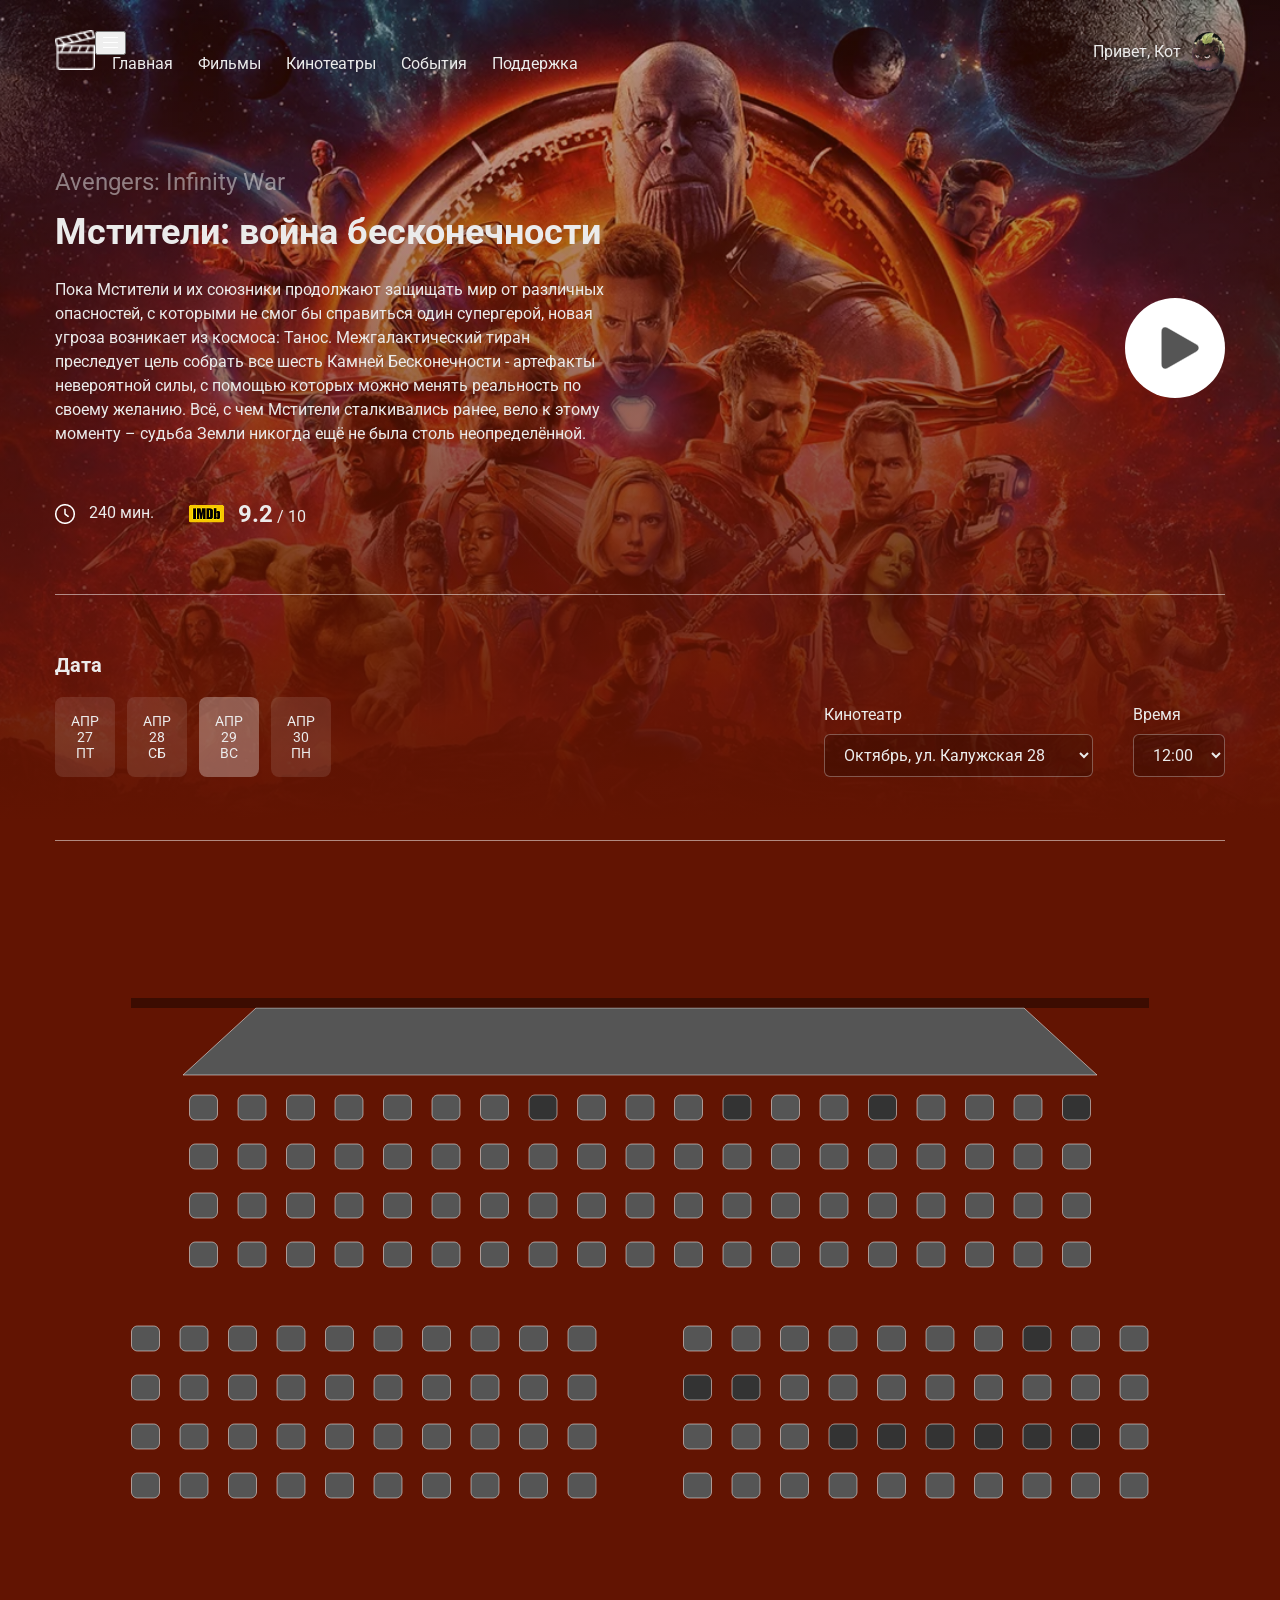
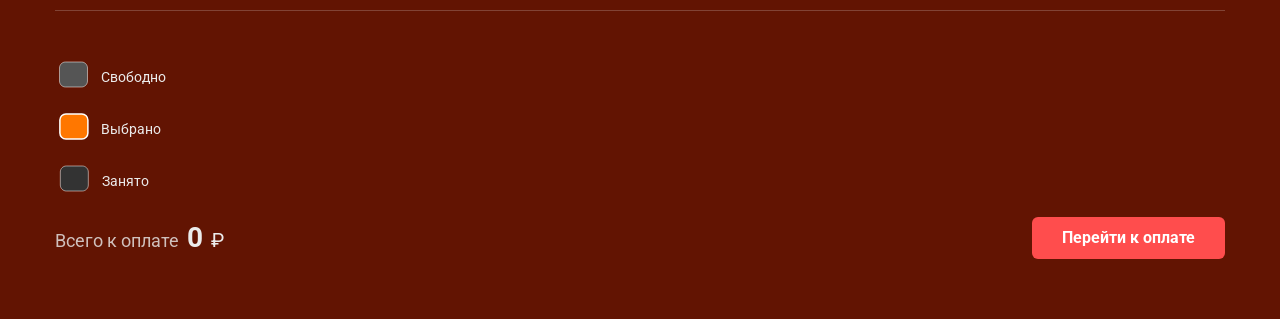
<file: index.html>
<!DOCTYPE html>
<html lang="ru">
  <head>
    <meta charset="UTF-8" />
    <meta http-equiv="X-UA-Compatible" content="IE=edge" />
    <meta name="viewport" content="width=device-width, initial-scale=1.0" />
    <title>Кинотеатр</title>
    <link rel="preconnect" href="https://fonts.googleapis.com" />
    <link rel="preconnect" href="https://fonts.gstatic.com" crossorigin />
    <link
      href="https://fonts.googleapis.com/css2?family=Roboto:wght@400;700&display=swap"
      rel="stylesheet"
    />
    <link rel="stylesheet" href="CSS/normalize.css" />
    <link rel="stylesheet" href="CSS/style.css" />
  </head>
  <body>
    <header class="header">
      <div class="navbar container">
        <a href="/">
          <img src="IMG/logo.png" alt="logo" />
        </a>
        <nav class="nav">
          <button class="m-menu">
            <svg
              width="15"
              height="11"
              viewBox="0 0 15 11"
              fill="none"
              xmlns="http://www.w3.org/2000/svg"
            >
              <line y1="0.5" x2="15" y2="0.5" stroke="white" />
              <line y1="5.5" x2="15" y2="5.5" stroke="white" />
              <line y1="10.5" x2="15" y2="10.5" stroke="white" />
            </svg>
          </button>
          <ul class="menu">
            <li class="menu-item">
              <a href="#1" class="menu-link">Главная</a>
            </li>
            <li class="menu-item">
              <a href="#2" class="menu-link">Фильмы</a>
            </li>
            <li class="menu-item">
              <a href="#3" class="menu-link">Кинотеатры</a>
            </li>
            <li class="menu-item">
              <a
                href="https://ru.wikipedia.org/wiki/%D0%9C%D1%81%D1%82%D0%B8%D1%82%D0%B5%D0%BB%D0%B8:_%D0%92%D0%BE%D0%B9%D0%BD%D0%B0_%D0%B1%D0%B5%D1%81%D0%BA%D0%BE%D0%BD%D0%B5%D1%87%D0%BD%D0%BE%D1%81%D1%82%D0%B8"
                class="menu-link"
                >События</a
              >
            </li>
            <li class="menu-item">
              <a
                href="https://pomoschryadom.ru/category/helplines"
                class="menu-link"
                >Поддержка</a
              >
            </li>
          </ul>
        </nav>
        <div class="user">
          <span>Привет, Кот</span>
          <img class="avatar" src="IMG/Rectangle.jfif" alt="Мила" />
        </div>
      </div>
      <!-- /.navbar -->

      <div class="film container">
        <div class="film-info">
          <small id="1" class="film-title-small">Avengers: Infinity War</small>
          <h1 id="2" class="film-title">Мстители: война бесконечности</h1>
          <p class="film-description">
            Пока Мстители и их союзники продолжают защищать мир от различных
            опасностей, с которыми не смог бы справиться один супергерой, новая
            угроза возникает из космоса: Танос. Межгалактический тиран
            преследует цель собрать все шесть Камней Бесконечности - артефакты
            невероятной силы, с помощью которых можно менять реальность по
            своему желанию. Всё, с чем Мстители сталкивались ранее, вело к этому
            моменту – судьба Земли никогда ещё не была столь неопределённой.
          </p>
          <div class="film-details">
            <div class="time">
              <img src="IMG/clock 1.png" alt="Время" class="time-icon" />
              <span class="time-counter">240 мин.</span>
            </div>
            <div class="rating">
              <img src="IMG/imdb.png" alt="imdb" class="rating-icon" />
              <span class="rating-counter">
                <strong class="rating-current">9.2</strong> / 10
              </span>
            </div>
          </div>
          <!-- /.film-details -->
        </div>
        <a href="#" id="open-video" class="film-trailer">
          <div id="video-container">
            <svg
              width="100"
              height="100"
              viewBox="0 0 100 100"
              fill="none"
              xmlns="http://www.w3.org/2000/svg"
            >
              <circle cx="50" cy="50" r="50" fill="white" />
              <g clip-path="url(#clip0_1_158)">
                <path
                  d="M43.0758 30.0033C39.3071 27.8416 36.2518 29.6125 36.2518 33.9556V66.0059C36.2518 70.3533 39.3071 72.1219 43.0758 69.9623L71.0893 53.8967C74.8592 51.7342 74.8592 48.2306 71.0893 46.0686L43.0758 30.0033Z"
                  fill="#F20D01"
                />
              </g>
              <defs>
                <clipPath id="clip0_1_158">
                  <rect
                    width="41.8013"
                    height="41.8013"
                    fill="white"
                    transform="translate(34.1837 29.0816)"
                  />
                </clipPath>
              </defs>
            </svg>
          </div>
        </a>
      </div>
      <!-- /.film -->

      <div class="session container">
        <div class="session_date">
          <h1 class="date_title">Дата</h1>
          <div class="session_container">
            <input type="radio" id="d27" name="date" />
            <label for="d27" class="session_day">
              <span class="mouth">АПР</span>
              <span class="day">27</span>
              <span class="day_week">ПТ</span>
            </label>

            <input type="radio" id="d28" name="date" />
            <label for="d28" class="session_day">
              <span class="mouth">АПР</span>
              <span class="day">28</span>
              <span class="day_week">СБ</span>
            </label>

            <input type="radio" id="d29" name="date" checked />
            <label for="d29" class="session_day">
              <span class="mouth">АПР</span>
              <span class="day">29</span>
              <span class="day_week">ВС</span>
            </label>

            <input type="radio" id="d30" name="date" />
            <label for="d30" class="session_day">
              <span class="mouth">АПР</span>
              <span class="day">30</span>
              <span class="day_week">ПН</span>
            </label>
          </div>
        </div>
        <!-- /.date -->
        <div class="session-cinema">
          <span id="3" class="session-label">Кинотеатр</span>
          <select class="select select-cinema" name="cinema">
            <option value="Октябрь, ул. Калужская 28">
              Октябрь, ул. Калужская 28
            </option>
            <option value="Ленина, ул. Пушкинская 12">
              Ленина, ул. Пушкинская 12
            </option>
            <option value="Зубарева, ул. Современная 8">
              Зубарева, ул. Современная 8
            </option>
            <option value="Черепанова, ул. Горловая 32">
              Черепанова, ул. Горловая 32
            </option>
          </select>
        </div>
        <!-- /.cinema -->
        <div class="session-time">
          <span class="session-label">Время</span>
          <select class="select" name="time">
            <option value="12:00">12:00</option>
            <option value="16:00">16:00</option>
            <option value="20:00">20:00</option>
            <option value="00:00">00:00</option>
          </select>
        </div>
        <!-- /.session-time -->
      </div>
      <!-- /.session -->
    </header>

    <div class="scheme container">
      <svg
        class="scheme-svg"
        viewBox="0 0 1170 600"
        fill="none"
        xmlns="http://www.w3.org/2000/svg"
      >
        <path
          class="light"
          d="M128 115L201.04 48H968.96L1042 115H128Z"
          fill="url(#paint0_linear_13_374)"
        />
        <line
          x1="76"
          y1="43"
          x2="1094"
          y2="43"
          stroke="black"
          stroke-opacity="0.39"
          stroke-width="10"
        />
        <path
          d="M156.5 135C159.814 135 162.5 137.686 162.5 141V154C162.5 157.314 159.814 160 156.5 160H140.5C137.186 160 134.5 157.314 134.5 154V141C134.5 137.686 137.186 135 140.5 135H156.5Z"
        />
        <path
          d="M205 135C208.314 135 211 137.686 211 141V154C211 157.314 208.314 160 205 160H189C185.686 160 183 157.314 183 154V141C183 137.686 185.686 135 189 135H205Z"
        />
        <path
          d="M253.5 135C256.814 135 259.5 137.686 259.5 141V154C259.5 157.314 256.814 160 253.5 160H237.5C234.186 160 231.5 157.314 231.5 154V141C231.5 137.686 234.186 135 237.5 135H253.5Z"
        />
        <path
          d="M302 135C305.314 135 308 137.686 308 141V154C308 157.314 305.314 160 302 160H286C282.686 160 280 157.314 280 154V141C280 137.686 282.686 135 286 135H302Z"
        />
        <path
          d="M350.5 135C353.814 135 356.5 137.686 356.5 141V154C356.5 157.314 353.814 160 350.5 160H334.5C331.186 160 328.5 157.314 328.5 154V141C328.5 137.686 331.186 135 334.5 135H350.5Z"
        />
        <path
          d="M399 135C402.314 135 405 137.686 405 141V154C405 157.314 402.314 160 399 160H383C379.686 160 377 157.314 377 154V141C377 137.686 379.686 135 383 135H399Z"
        />
        <path
          d="M447.5 135C450.814 135 453.5 137.686 453.5 141V154C453.5 157.314 450.814 160 447.5 160H431.5C428.186 160 425.5 157.314 425.5 154V141C425.5 137.686 428.186 135 431.5 135H447.5Z"
        />
        <path
          class="booked"
          d="M496 135C499.314 135 502 137.686 502 141V154C502 157.314 499.314 160 496 160H480C476.686 160 474 157.314 474 154V141C474 137.686 476.686 135 480 135H496Z"
        />
        <path
          d="M544.5 135C547.814 135 550.5 137.686 550.5 141V154C550.5 157.314 547.814 160 544.5 160H528.5C525.186 160 522.5 157.314 522.5 154V141C522.5 137.686 525.186 135 528.5 135H544.5Z"
        />
        <path
          d="M593 135C596.314 135 599 137.686 599 141V154C599 157.314 596.314 160 593 160H577C573.686 160 571 157.314 571 154V141C571 137.686 573.686 135 577 135H593Z"
        />
        <path
          d="M641.5 135C644.814 135 647.5 137.686 647.5 141V154C647.5 157.314 644.814 160 641.5 160H625.5C622.186 160 619.5 157.314 619.5 154V141C619.5 137.686 622.186 135 625.5 135H641.5Z"
        />
        <path
          class="booked"
          d="M690 135C693.314 135 696 137.686 696 141V154C696 157.314 693.314 160 690 160H674C670.686 160 668 157.314 668 154V141C668 137.686 670.686 135 674 135H690Z"
        />
        <path
          d="M738.5 135C741.814 135 744.5 137.686 744.5 141V154C744.5 157.314 741.814 160 738.5 160H722.5C719.186 160 716.5 157.314 716.5 154V141C716.5 137.686 719.186 135 722.5 135H738.5Z"
        />
        <path
          d="M787 135C790.314 135 793 137.686 793 141V154C793 157.314 790.314 160 787 160H771C767.686 160 765 157.314 765 154V141C765 137.686 767.686 135 771 135H787Z"
        />
        <path
          class="booked"
          d="M835.5 135C838.814 135 841.5 137.686 841.5 141V154C841.5 157.314 838.814 160 835.5 160H819.5C816.186 160 813.5 157.314 813.5 154V141C813.5 137.686 816.186 135 819.5 135H835.5Z"
        />
        <path
          d="M884 135C887.314 135 890 137.686 890 141V154C890 157.314 887.314 160 884 160H868C864.686 160 862 157.314 862 154V141C862 137.686 864.686 135 868 135H884Z"
        />
        <path
          d="M932.5 135C935.814 135 938.5 137.686 938.5 141V154C938.5 157.314 935.814 160 932.5 160H916.5C913.186 160 910.5 157.314 910.5 154V141C910.5 137.686 913.186 135 916.5 135H932.5Z"
        />
        <path
          d="M981 135C984.314 135 987 137.686 987 141V154C987 157.314 984.314 160 981 160H965C961.686 160 959 157.314 959 154V141C959 137.686 961.686 135 965 135H981Z"
        />
        <path
          class="booked"
          d="M1029.5 135C1032.81 135 1035.5 137.686 1035.5 141V154C1035.5 157.314 1032.81 160 1029.5 160H1013.5C1010.19 160 1007.5 157.314 1007.5 154V141C1007.5 137.686 1010.19 135 1013.5 135H1029.5Z"
        />
        <path
          d="M156.5 184C159.814 184 162.5 186.686 162.5 190V203C162.5 206.314 159.814 209 156.5 209H140.5C137.186 209 134.5 206.314 134.5 203V190C134.5 186.686 137.186 184 140.5 184H156.5Z"
        />
        <path
          d="M205 184C208.314 184 211 186.686 211 190V203C211 206.314 208.314 209 205 209H189C185.686 209 183 206.314 183 203V190C183 186.686 185.686 184 189 184H205Z"
        />
        <path
          d="M253.5 184C256.814 184 259.5 186.686 259.5 190V203C259.5 206.314 256.814 209 253.5 209H237.5C234.186 209 231.5 206.314 231.5 203V190C231.5 186.686 234.186 184 237.5 184H253.5Z"
        />
        <path
          d="M302 184C305.314 184 308 186.686 308 190V203C308 206.314 305.314 209 302 209H286C282.686 209 280 206.314 280 203V190C280 186.686 282.686 184 286 184H302Z"
        />
        <path
          d="M350.5 184C353.814 184 356.5 186.686 356.5 190V203C356.5 206.314 353.814 209 350.5 209H334.5C331.186 209 328.5 206.314 328.5 203V190C328.5 186.686 331.186 184 334.5 184H350.5Z"
        />
        <path
          d="M399 184C402.314 184 405 186.686 405 190V203C405 206.314 402.314 209 399 209H383C379.686 209 377 206.314 377 203V190C377 186.686 379.686 184 383 184H399Z"
        />
        <path
          d="M447.5 184C450.814 184 453.5 186.686 453.5 190V203C453.5 206.314 450.814 209 447.5 209H431.5C428.186 209 425.5 206.314 425.5 203V190C425.5 186.686 428.186 184 431.5 184H447.5Z"
        />
        <path
          d="M496 184C499.314 184 502 186.686 502 190V203C502 206.314 499.314 209 496 209H480C476.686 209 474 206.314 474 203V190C474 186.686 476.686 184 480 184H496Z"
        />
        <path
          d="M544.5 184C547.814 184 550.5 186.686 550.5 190V203C550.5 206.314 547.814 209 544.5 209H528.5C525.186 209 522.5 206.314 522.5 203V190C522.5 186.686 525.186 184 528.5 184H544.5Z"
        />
        <path
          d="M593 184C596.314 184 599 186.686 599 190V203C599 206.314 596.314 209 593 209H577C573.686 209 571 206.314 571 203V190C571 186.686 573.686 184 577 184H593Z"
        />
        <path
          d="M641.5 184C644.814 184 647.5 186.686 647.5 190V203C647.5 206.314 644.814 209 641.5 209H625.5C622.186 209 619.5 206.314 619.5 203V190C619.5 186.686 622.186 184 625.5 184H641.5Z"
        />
        <path
          d="M690 184C693.314 184 696 186.686 696 190V203C696 206.314 693.314 209 690 209H674C670.686 209 668 206.314 668 203V190C668 186.686 670.686 184 674 184H690Z"
        />
        <path
          d="M738.5 184C741.814 184 744.5 186.686 744.5 190V203C744.5 206.314 741.814 209 738.5 209H722.5C719.186 209 716.5 206.314 716.5 203V190C716.5 186.686 719.186 184 722.5 184H738.5Z"
        />
        <path
          d="M787 184C790.314 184 793 186.686 793 190V203C793 206.314 790.314 209 787 209H771C767.686 209 765 206.314 765 203V190C765 186.686 767.686 184 771 184H787Z"
        />
        <path
          d="M835.5 184C838.814 184 841.5 186.686 841.5 190V203C841.5 206.314 838.814 209 835.5 209H819.5C816.186 209 813.5 206.314 813.5 203V190C813.5 186.686 816.186 184 819.5 184H835.5Z"
        />
        <path
          d="M884 184C887.314 184 890 186.686 890 190V203C890 206.314 887.314 209 884 209H868C864.686 209 862 206.314 862 203V190C862 186.686 864.686 184 868 184H884Z"
        />
        <path
          d="M932.5 184C935.814 184 938.5 186.686 938.5 190V203C938.5 206.314 935.814 209 932.5 209H916.5C913.186 209 910.5 206.314 910.5 203V190C910.5 186.686 913.186 184 916.5 184H932.5Z"
        />
        <path
          d="M981 184C984.314 184 987 186.686 987 190V203C987 206.314 984.314 209 981 209H965C961.686 209 959 206.314 959 203V190C959 186.686 961.686 184 965 184H981Z"
        />
        <path
          d="M1029.5 184C1032.81 184 1035.5 186.686 1035.5 190V203C1035.5 206.314 1032.81 209 1029.5 209H1013.5C1010.19 209 1007.5 206.314 1007.5 203V190C1007.5 186.686 1010.19 184 1013.5 184H1029.5Z"
        />
        <path
          d="M156.5 233C159.814 233 162.5 235.686 162.5 239V252C162.5 255.314 159.814 258 156.5 258H140.5C137.186 258 134.5 255.314 134.5 252V239C134.5 235.686 137.186 233 140.5 233H156.5Z"
        />
        <path
          d="M205 233C208.314 233 211 235.686 211 239V252C211 255.314 208.314 258 205 258H189C185.686 258 183 255.314 183 252V239C183 235.686 185.686 233 189 233H205Z"
        />
        <path
          d="M253.5 233C256.814 233 259.5 235.686 259.5 239V252C259.5 255.314 256.814 258 253.5 258H237.5C234.186 258 231.5 255.314 231.5 252V239C231.5 235.686 234.186 233 237.5 233H253.5Z"
        />
        <path
          d="M302 233C305.314 233 308 235.686 308 239V252C308 255.314 305.314 258 302 258H286C282.686 258 280 255.314 280 252V239C280 235.686 282.686 233 286 233H302Z"
        />
        <path
          d="M350.5 233C353.814 233 356.5 235.686 356.5 239V252C356.5 255.314 353.814 258 350.5 258H334.5C331.186 258 328.5 255.314 328.5 252V239C328.5 235.686 331.186 233 334.5 233H350.5Z"
        />
        <path
          d="M399 233C402.314 233 405 235.686 405 239V252C405 255.314 402.314 258 399 258H383C379.686 258 377 255.314 377 252V239C377 235.686 379.686 233 383 233H399Z"
        />
        <path
          d="M447.5 233C450.814 233 453.5 235.686 453.5 239V252C453.5 255.314 450.814 258 447.5 258H431.5C428.186 258 425.5 255.314 425.5 252V239C425.5 235.686 428.186 233 431.5 233H447.5Z"
        />
        <path
          d="M496 233C499.314 233 502 235.686 502 239V252C502 255.314 499.314 258 496 258H480C476.686 258 474 255.314 474 252V239C474 235.686 476.686 233 480 233H496Z"
        />
        <path
          d="M544.5 233C547.814 233 550.5 235.686 550.5 239V252C550.5 255.314 547.814 258 544.5 258H528.5C525.186 258 522.5 255.314 522.5 252V239C522.5 235.686 525.186 233 528.5 233H544.5Z"
        />
        <path
          d="M593 233C596.314 233 599 235.686 599 239V252C599 255.314 596.314 258 593 258H577C573.686 258 571 255.314 571 252V239C571 235.686 573.686 233 577 233H593Z"
        />
        <path
          d="M641.5 233C644.814 233 647.5 235.686 647.5 239V252C647.5 255.314 644.814 258 641.5 258H625.5C622.186 258 619.5 255.314 619.5 252V239C619.5 235.686 622.186 233 625.5 233H641.5Z"
        />
        <path
          d="M690 233C693.314 233 696 235.686 696 239V252C696 255.314 693.314 258 690 258H674C670.686 258 668 255.314 668 252V239C668 235.686 670.686 233 674 233H690Z"
        />
        <path
          d="M738.5 233C741.814 233 744.5 235.686 744.5 239V252C744.5 255.314 741.814 258 738.5 258H722.5C719.186 258 716.5 255.314 716.5 252V239C716.5 235.686 719.186 233 722.5 233H738.5Z"
        />
        <path
          d="M787 233C790.314 233 793 235.686 793 239V252C793 255.314 790.314 258 787 258H771C767.686 258 765 255.314 765 252V239C765 235.686 767.686 233 771 233H787Z"
        />
        <path
          d="M835.5 233C838.814 233 841.5 235.686 841.5 239V252C841.5 255.314 838.814 258 835.5 258H819.5C816.186 258 813.5 255.314 813.5 252V239C813.5 235.686 816.186 233 819.5 233H835.5Z"
        />
        <path
          d="M884 233C887.314 233 890 235.686 890 239V252C890 255.314 887.314 258 884 258H868C864.686 258 862 255.314 862 252V239C862 235.686 864.686 233 868 233H884Z"
        />
        <path
          d="M932.5 233C935.814 233 938.5 235.686 938.5 239V252C938.5 255.314 935.814 258 932.5 258H916.5C913.186 258 910.5 255.314 910.5 252V239C910.5 235.686 913.186 233 916.5 233H932.5Z"
        />
        <path
          d="M981 233C984.314 233 987 235.686 987 239V252C987 255.314 984.314 258 981 258H965C961.686 258 959 255.314 959 252V239C959 235.686 961.686 233 965 233H981Z"
        />
        <path
          d="M1029.5 233C1032.81 233 1035.5 235.686 1035.5 239V252C1035.5 255.314 1032.81 258 1029.5 258H1013.5C1010.19 258 1007.5 255.314 1007.5 252V239C1007.5 235.686 1010.19 233 1013.5 233H1029.5Z"
        />
        <path
          d="M156.5 282C159.814 282 162.5 284.686 162.5 288V301C162.5 304.314 159.814 307 156.5 307H140.5C137.186 307 134.5 304.314 134.5 301V288C134.5 284.686 137.186 282 140.5 282H156.5Z"
        />
        <path
          d="M205 282C208.314 282 211 284.686 211 288V301C211 304.314 208.314 307 205 307H189C185.686 307 183 304.314 183 301V288C183 284.686 185.686 282 189 282H205Z"
        />
        <path
          d="M253.5 282C256.814 282 259.5 284.686 259.5 288V301C259.5 304.314 256.814 307 253.5 307H237.5C234.186 307 231.5 304.314 231.5 301V288C231.5 284.686 234.186 282 237.5 282H253.5Z"
        />
        <path
          d="M302 282C305.314 282 308 284.686 308 288V301C308 304.314 305.314 307 302 307H286C282.686 307 280 304.314 280 301V288C280 284.686 282.686 282 286 282H302Z"
        />
        <path
          d="M350.5 282C353.814 282 356.5 284.686 356.5 288V301C356.5 304.314 353.814 307 350.5 307H334.5C331.186 307 328.5 304.314 328.5 301V288C328.5 284.686 331.186 282 334.5 282H350.5Z"
        />
        <path
          d="M399 282C402.314 282 405 284.686 405 288V301C405 304.314 402.314 307 399 307H383C379.686 307 377 304.314 377 301V288C377 284.686 379.686 282 383 282H399Z"
        />
        <path
          d="M447.5 282C450.814 282 453.5 284.686 453.5 288V301C453.5 304.314 450.814 307 447.5 307H431.5C428.186 307 425.5 304.314 425.5 301V288C425.5 284.686 428.186 282 431.5 282H447.5Z"
        />
        <path
          d="M496 282C499.314 282 502 284.686 502 288V301C502 304.314 499.314 307 496 307H480C476.686 307 474 304.314 474 301V288C474 284.686 476.686 282 480 282H496Z"
        />
        <path
          d="M544.5 282C547.814 282 550.5 284.686 550.5 288V301C550.5 304.314 547.814 307 544.5 307H528.5C525.186 307 522.5 304.314 522.5 301V288C522.5 284.686 525.186 282 528.5 282H544.5Z"
        />
        <path
          d="M593 282C596.314 282 599 284.686 599 288V301C599 304.314 596.314 307 593 307H577C573.686 307 571 304.314 571 301V288C571 284.686 573.686 282 577 282H593Z"
        />
        <path
          d="M641.5 282C644.814 282 647.5 284.686 647.5 288V301C647.5 304.314 644.814 307 641.5 307H625.5C622.186 307 619.5 304.314 619.5 301V288C619.5 284.686 622.186 282 625.5 282H641.5Z"
        />
        <path
          d="M690 282C693.314 282 696 284.686 696 288V301C696 304.314 693.314 307 690 307H674C670.686 307 668 304.314 668 301V288C668 284.686 670.686 282 674 282H690Z"
        />
        <path
          d="M738.5 282C741.814 282 744.5 284.686 744.5 288V301C744.5 304.314 741.814 307 738.5 307H722.5C719.186 307 716.5 304.314 716.5 301V288C716.5 284.686 719.186 282 722.5 282H738.5Z"
        />
        <path
          d="M787 282C790.314 282 793 284.686 793 288V301C793 304.314 790.314 307 787 307H771C767.686 307 765 304.314 765 301V288C765 284.686 767.686 282 771 282H787Z"
        />
        <path
          d="M835.5 282C838.814 282 841.5 284.686 841.5 288V301C841.5 304.314 838.814 307 835.5 307H819.5C816.186 307 813.5 304.314 813.5 301V288C813.5 284.686 816.186 282 819.5 282H835.5Z"
        />
        <path
          d="M884 282C887.314 282 890 284.686 890 288V301C890 304.314 887.314 307 884 307H868C864.686 307 862 304.314 862 301V288C862 284.686 864.686 282 868 282H884Z"
        />
        <path
          d="M932.5 282C935.814 282 938.5 284.686 938.5 288V301C938.5 304.314 935.814 307 932.5 307H916.5C913.186 307 910.5 304.314 910.5 301V288C910.5 284.686 913.186 282 916.5 282H932.5Z"
        />
        <path
          d="M981 282C984.314 282 987 284.686 987 288V301C987 304.314 984.314 307 981 307H965C961.686 307 959 304.314 959 301V288C959 284.686 961.686 282 965 282H981Z"
        />
        <path
          d="M1029.5 282C1032.81 282 1035.5 284.686 1035.5 288V301C1035.5 304.314 1032.81 307 1029.5 307H1013.5C1010.19 307 1007.5 304.314 1007.5 301V288C1007.5 284.686 1010.19 282 1013.5 282H1029.5Z"
        />
        <path
          d="M98.5 366C101.814 366 104.5 368.686 104.5 372V385C104.5 388.314 101.814 391 98.5 391H82.5C79.1863 391 76.5 388.314 76.5 385V372C76.5 368.686 79.1863 366 82.5 366H98.5Z"
        />
        <path
          d="M147 366C150.314 366 153 368.686 153 372V385C153 388.314 150.314 391 147 391H131C127.686 391 125 388.314 125 385V372C125 368.686 127.686 366 131 366H147Z"
        />
        <path
          d="M195.5 366C198.814 366 201.5 368.686 201.5 372V385C201.5 388.314 198.814 391 195.5 391H179.5C176.186 391 173.5 388.314 173.5 385V372C173.5 368.686 176.186 366 179.5 366H195.5Z"
        />
        <path
          d="M244 366C247.314 366 250 368.686 250 372V385C250 388.314 247.314 391 244 391H228C224.686 391 222 388.314 222 385V372C222 368.686 224.686 366 228 366H244Z"
        />
        <path
          d="M292.5 366C295.814 366 298.5 368.686 298.5 372V385C298.5 388.314 295.814 391 292.5 391H276.5C273.186 391 270.5 388.314 270.5 385V372C270.5 368.686 273.186 366 276.5 366H292.5Z"
        />
        <path
          d="M341 366C344.314 366 347 368.686 347 372V385C347 388.314 344.314 391 341 391H325C321.686 391 319 388.314 319 385V372C319 368.686 321.686 366 325 366H341Z"
        />
        <path
          d="M389.5 366C392.814 366 395.5 368.686 395.5 372V385C395.5 388.314 392.814 391 389.5 391H373.5C370.186 391 367.5 388.314 367.5 385V372C367.5 368.686 370.186 366 373.5 366H389.5Z"
        />
        <path
          d="M438 366C441.314 366 444 368.686 444 372V385C444 388.314 441.314 391 438 391H422C418.686 391 416 388.314 416 385V372C416 368.686 418.686 366 422 366H438Z"
        />
        <path
          d="M486.5 366C489.814 366 492.5 368.686 492.5 372V385C492.5 388.314 489.814 391 486.5 391H470.5C467.186 391 464.5 388.314 464.5 385V372C464.5 368.686 467.186 366 470.5 366H486.5Z"
        />
        <path
          d="M535 366C538.314 366 541 368.686 541 372V385C541 388.314 538.314 391 535 391H519C515.686 391 513 388.314 513 385V372C513 368.686 515.686 366 519 366H535Z"
        />
        <path
          d="M98.5 415C101.814 415 104.5 417.686 104.5 421V434C104.5 437.314 101.814 440 98.5 440H82.5C79.1863 440 76.5 437.314 76.5 434V421C76.5 417.686 79.1863 415 82.5 415H98.5Z"
        />
        <path
          d="M147 415C150.314 415 153 417.686 153 421V434C153 437.314 150.314 440 147 440H131C127.686 440 125 437.314 125 434V421C125 417.686 127.686 415 131 415H147Z"
        />
        <path
          d="M195.5 415C198.814 415 201.5 417.686 201.5 421V434C201.5 437.314 198.814 440 195.5 440H179.5C176.186 440 173.5 437.314 173.5 434V421C173.5 417.686 176.186 415 179.5 415H195.5Z"
        />
        <path
          d="M244 415C247.314 415 250 417.686 250 421V434C250 437.314 247.314 440 244 440H228C224.686 440 222 437.314 222 434V421C222 417.686 224.686 415 228 415H244Z"
        />
        <path
          d="M292.5 415C295.814 415 298.5 417.686 298.5 421V434C298.5 437.314 295.814 440 292.5 440H276.5C273.186 440 270.5 437.314 270.5 434V421C270.5 417.686 273.186 415 276.5 415H292.5Z"
        />
        <path
          d="M341 415C344.314 415 347 417.686 347 421V434C347 437.314 344.314 440 341 440H325C321.686 440 319 437.314 319 434V421C319 417.686 321.686 415 325 415H341Z"
        />
        <path
          d="M389.5 415C392.814 415 395.5 417.686 395.5 421V434C395.5 437.314 392.814 440 389.5 440H373.5C370.186 440 367.5 437.314 367.5 434V421C367.5 417.686 370.186 415 373.5 415H389.5Z"
        />
        <path
          d="M438 415C441.314 415 444 417.686 444 421V434C444 437.314 441.314 440 438 440H422C418.686 440 416 437.314 416 434V421C416 417.686 418.686 415 422 415H438Z"
        />
        <path
          d="M486.5 415C489.814 415 492.5 417.686 492.5 421V434C492.5 437.314 489.814 440 486.5 440H470.5C467.186 440 464.5 437.314 464.5 434V421C464.5 417.686 467.186 415 470.5 415H486.5Z"
        />
        <path
          d="M535 415C538.314 415 541 417.686 541 421V434C541 437.314 538.314 440 535 440H519C515.686 440 513 437.314 513 434V421C513 417.686 515.686 415 519 415H535Z"
        />
        <path
          d="M98.5 464C101.814 464 104.5 466.686 104.5 470V483C104.5 486.314 101.814 489 98.5 489H82.5C79.1863 489 76.5 486.314 76.5 483V470C76.5 466.686 79.1863 464 82.5 464H98.5Z"
        />
        <path
          d="M147 464C150.314 464 153 466.686 153 470V483C153 486.314 150.314 489 147 489H131C127.686 489 125 486.314 125 483V470C125 466.686 127.686 464 131 464H147Z"
        />
        <path
          d="M195.5 464C198.814 464 201.5 466.686 201.5 470V483C201.5 486.314 198.814 489 195.5 489H179.5C176.186 489 173.5 486.314 173.5 483V470C173.5 466.686 176.186 464 179.5 464H195.5Z"
        />
        <path
          d="M244 464C247.314 464 250 466.686 250 470V483C250 486.314 247.314 489 244 489H228C224.686 489 222 486.314 222 483V470C222 466.686 224.686 464 228 464H244Z"
        />
        <path
          d="M292.5 464C295.814 464 298.5 466.686 298.5 470V483C298.5 486.314 295.814 489 292.5 489H276.5C273.186 489 270.5 486.314 270.5 483V470C270.5 466.686 273.186 464 276.5 464H292.5Z"
        />
        <path
          d="M341 464C344.314 464 347 466.686 347 470V483C347 486.314 344.314 489 341 489H325C321.686 489 319 486.314 319 483V470C319 466.686 321.686 464 325 464H341Z"
        />
        <path
          d="M389.5 464C392.814 464 395.5 466.686 395.5 470V483C395.5 486.314 392.814 489 389.5 489H373.5C370.186 489 367.5 486.314 367.5 483V470C367.5 466.686 370.186 464 373.5 464H389.5Z"
        />
        <path
          d="M438 464C441.314 464 444 466.686 444 470V483C444 486.314 441.314 489 438 489H422C418.686 489 416 486.314 416 483V470C416 466.686 418.686 464 422 464H438Z"
        />
        <path
          d="M486.5 464C489.814 464 492.5 466.686 492.5 470V483C492.5 486.314 489.814 489 486.5 489H470.5C467.186 489 464.5 486.314 464.5 483V470C464.5 466.686 467.186 464 470.5 464H486.5Z"
        />
        <path
          d="M535 464C538.314 464 541 466.686 541 470V483C541 486.314 538.314 489 535 489H519C515.686 489 513 486.314 513 483V470C513 466.686 515.686 464 519 464H535Z"
        />
        <path
          d="M98.5 513C101.814 513 104.5 515.686 104.5 519V532C104.5 535.314 101.814 538 98.5 538H82.5C79.1863 538 76.5 535.314 76.5 532V519C76.5 515.686 79.1863 513 82.5 513H98.5Z"
        />
        <path
          d="M147 513C150.314 513 153 515.686 153 519V532C153 535.314 150.314 538 147 538H131C127.686 538 125 535.314 125 532V519C125 515.686 127.686 513 131 513H147Z"
        />
        <path
          d="M195.5 513C198.814 513 201.5 515.686 201.5 519V532C201.5 535.314 198.814 538 195.5 538H179.5C176.186 538 173.5 535.314 173.5 532V519C173.5 515.686 176.186 513 179.5 513H195.5Z"
        />
        <path
          d="M244 513C247.314 513 250 515.686 250 519V532C250 535.314 247.314 538 244 538H228C224.686 538 222 535.314 222 532V519C222 515.686 224.686 513 228 513H244Z"
        />
        <path
          d="M292.5 513C295.814 513 298.5 515.686 298.5 519V532C298.5 535.314 295.814 538 292.5 538H276.5C273.186 538 270.5 535.314 270.5 532V519C270.5 515.686 273.186 513 276.5 513H292.5Z"
        />
        <path
          d="M341 513C344.314 513 347 515.686 347 519V532C347 535.314 344.314 538 341 538H325C321.686 538 319 535.314 319 532V519C319 515.686 321.686 513 325 513H341Z"
        />
        <path
          d="M389.5 513C392.814 513 395.5 515.686 395.5 519V532C395.5 535.314 392.814 538 389.5 538H373.5C370.186 538 367.5 535.314 367.5 532V519C367.5 515.686 370.186 513 373.5 513H389.5Z"
        />
        <path
          d="M438 513C441.314 513 444 515.686 444 519V532C444 535.314 441.314 538 438 538H422C418.686 538 416 535.314 416 532V519C416 515.686 418.686 513 422 513H438Z"
        />
        <path
          d="M486.5 513C489.814 513 492.5 515.686 492.5 519V532C492.5 535.314 489.814 538 486.5 538H470.5C467.186 538 464.5 535.314 464.5 532V519C464.5 515.686 467.186 513 470.5 513H486.5Z"
        />
        <path
          d="M535 513C538.314 513 541 515.686 541 519V532C541 535.314 538.314 538 535 538H519C515.686 538 513 535.314 513 532V519C513 515.686 515.686 513 519 513H535Z"
        />
        <path
          d="M650.5 366C653.814 366 656.5 368.686 656.5 372V385C656.5 388.314 653.814 391 650.5 391H634.5C631.186 391 628.5 388.314 628.5 385V372C628.5 368.686 631.186 366 634.5 366H650.5Z"
        />
        <path
          d="M699 366C702.314 366 705 368.686 705 372V385C705 388.314 702.314 391 699 391H683C679.686 391 677 388.314 677 385V372C677 368.686 679.686 366 683 366H699Z"
        />
        <path
          d="M747.5 366C750.814 366 753.5 368.686 753.5 372V385C753.5 388.314 750.814 391 747.5 391H731.5C728.186 391 725.5 388.314 725.5 385V372C725.5 368.686 728.186 366 731.5 366H747.5Z"
        />
        <path
          d="M796 366C799.314 366 802 368.686 802 372V385C802 388.314 799.314 391 796 391H780C776.686 391 774 388.314 774 385V372C774 368.686 776.686 366 780 366H796Z"
        />
        <path
          d="M844.5 366C847.814 366 850.5 368.686 850.5 372V385C850.5 388.314 847.814 391 844.5 391H828.5C825.186 391 822.5 388.314 822.5 385V372C822.5 368.686 825.186 366 828.5 366H844.5Z"
        />
        <path
          d="M893 366C896.314 366 899 368.686 899 372V385C899 388.314 896.314 391 893 391H877C873.686 391 871 388.314 871 385V372C871 368.686 873.686 366 877 366H893Z"
        />
        <path
          d="M941.5 366C944.814 366 947.5 368.686 947.5 372V385C947.5 388.314 944.814 391 941.5 391H925.5C922.186 391 919.5 388.314 919.5 385V372C919.5 368.686 922.186 366 925.5 366H941.5Z"
        />
        <path
          class="booked"
          d="M990 366C993.314 366 996 368.686 996 372V385C996 388.314 993.314 391 990 391H974C970.686 391 968 388.314 968 385V372C968 368.686 970.686 366 974 366H990Z"
        />
        <path
          d="M1038.5 366C1041.81 366 1044.5 368.686 1044.5 372V385C1044.5 388.314 1041.81 391 1038.5 391H1022.5C1019.19 391 1016.5 388.314 1016.5 385V372C1016.5 368.686 1019.19 366 1022.5 366H1038.5Z"
        />
        <path
          d="M1087 366C1090.31 366 1093 368.686 1093 372V385C1093 388.314 1090.31 391 1087 391H1071C1067.69 391 1065 388.314 1065 385V372C1065 368.686 1067.69 366 1071 366H1087Z"
        />
        <path
          class="booked"
          d="M650.5 415C653.814 415 656.5 417.686 656.5 421V434C656.5 437.314 653.814 440 650.5 440H634.5C631.186 440 628.5 437.314 628.5 434V421C628.5 417.686 631.186 415 634.5 415H650.5Z"
        />
        <path
          class="booked"
          d="M699 415C702.314 415 705 417.686 705 421V434C705 437.314 702.314 440 699 440H683C679.686 440 677 437.314 677 434V421C677 417.686 679.686 415 683 415H699Z"
        />
        <path
          d="M747.5 415C750.814 415 753.5 417.686 753.5 421V434C753.5 437.314 750.814 440 747.5 440H731.5C728.186 440 725.5 437.314 725.5 434V421C725.5 417.686 728.186 415 731.5 415H747.5Z"
        />
        <path
          d="M796 415C799.314 415 802 417.686 802 421V434C802 437.314 799.314 440 796 440H780C776.686 440 774 437.314 774 434V421C774 417.686 776.686 415 780 415H796Z"
        />
        <path
          d="M844.5 415C847.814 415 850.5 417.686 850.5 421V434C850.5 437.314 847.814 440 844.5 440H828.5C825.186 440 822.5 437.314 822.5 434V421C822.5 417.686 825.186 415 828.5 415H844.5Z"
        />
        <path
          d="M893 415C896.314 415 899 417.686 899 421V434C899 437.314 896.314 440 893 440H877C873.686 440 871 437.314 871 434V421C871 417.686 873.686 415 877 415H893Z"
        />
        <path
          d="M941.5 415C944.814 415 947.5 417.686 947.5 421V434C947.5 437.314 944.814 440 941.5 440H925.5C922.186 440 919.5 437.314 919.5 434V421C919.5 417.686 922.186 415 925.5 415H941.5Z"
        />
        <path
          d="M990 415C993.314 415 996 417.686 996 421V434C996 437.314 993.314 440 990 440H974C970.686 440 968 437.314 968 434V421C968 417.686 970.686 415 974 415H990Z"
        />
        <path
          d="M1038.5 415C1041.81 415 1044.5 417.686 1044.5 421V434C1044.5 437.314 1041.81 440 1038.5 440H1022.5C1019.19 440 1016.5 437.314 1016.5 434V421C1016.5 417.686 1019.19 415 1022.5 415H1038.5Z"
        />
        <path
          d="M1087 415C1090.31 415 1093 417.686 1093 421V434C1093 437.314 1090.31 440 1087 440H1071C1067.69 440 1065 437.314 1065 434V421C1065 417.686 1067.69 415 1071 415H1087Z"
        />
        <path
          d="M650.5 464C653.814 464 656.5 466.686 656.5 470V483C656.5 486.314 653.814 489 650.5 489H634.5C631.186 489 628.5 486.314 628.5 483V470C628.5 466.686 631.186 464 634.5 464H650.5Z"
        />
        <path
          d="M699 464C702.314 464 705 466.686 705 470V483C705 486.314 702.314 489 699 489H683C679.686 489 677 486.314 677 483V470C677 466.686 679.686 464 683 464H699Z"
        />
        <path
          d="M747.5 464C750.814 464 753.5 466.686 753.5 470V483C753.5 486.314 750.814 489 747.5 489H731.5C728.186 489 725.5 486.314 725.5 483V470C725.5 466.686 728.186 464 731.5 464H747.5Z"
        />
        <path
          class="booked"
          d="M796 464C799.314 464 802 466.686 802 470V483C802 486.314 799.314 489 796 489H780C776.686 489 774 486.314 774 483V470C774 466.686 776.686 464 780 464H796Z"
        />
        <path
          class="booked"
          d="M844.5 464C847.814 464 850.5 466.686 850.5 470V483C850.5 486.314 847.814 489 844.5 489H828.5C825.186 489 822.5 486.314 822.5 483V470C822.5 466.686 825.186 464 828.5 464H844.5Z"
        />
        <path
          class="booked"
          d="M893 464C896.314 464 899 466.686 899 470V483C899 486.314 896.314 489 893 489H877C873.686 489 871 486.314 871 483V470C871 466.686 873.686 464 877 464H893Z"
        />
        <path
          class="booked"
          d="M941.5 464C944.814 464 947.5 466.686 947.5 470V483C947.5 486.314 944.814 489 941.5 489H925.5C922.186 489 919.5 486.314 919.5 483V470C919.5 466.686 922.186 464 925.5 464H941.5Z"
        />
        <path
          class="booked"
          d="M990 464C993.314 464 996 466.686 996 470V483C996 486.314 993.314 489 990 489H974C970.686 489 968 486.314 968 483V470C968 466.686 970.686 464 974 464H990Z"
        />
        <path
          class="booked"
          d="M1038.5 464C1041.81 464 1044.5 466.686 1044.5 470V483C1044.5 486.314 1041.81 489 1038.5 489H1022.5C1019.19 489 1016.5 486.314 1016.5 483V470C1016.5 466.686 1019.19 464 1022.5 464H1038.5Z"
        />
        <path
          d="M1087 464C1090.31 464 1093 466.686 1093 470V483C1093 486.314 1090.31 489 1087 489H1071C1067.69 489 1065 486.314 1065 483V470C1065 466.686 1067.69 464 1071 464H1087Z"
        />
        <path
          d="M650.5 513C653.814 513 656.5 515.686 656.5 519V532C656.5 535.314 653.814 538 650.5 538H634.5C631.186 538 628.5 535.314 628.5 532V519C628.5 515.686 631.186 513 634.5 513H650.5Z"
        />
        <path
          d="M699 513C702.314 513 705 515.686 705 519V532C705 535.314 702.314 538 699 538H683C679.686 538 677 535.314 677 532V519C677 515.686 679.686 513 683 513H699Z"
        />
        <path
          d="M747.5 513C750.814 513 753.5 515.686 753.5 519V532C753.5 535.314 750.814 538 747.5 538H731.5C728.186 538 725.5 535.314 725.5 532V519C725.5 515.686 728.186 513 731.5 513H747.5Z"
        />
        <path
          d="M796 513C799.314 513 802 515.686 802 519V532C802 535.314 799.314 538 796 538H780C776.686 538 774 535.314 774 532V519C774 515.686 776.686 513 780 513H796Z"
        />
        <path
          d="M844.5 513C847.814 513 850.5 515.686 850.5 519V532C850.5 535.314 847.814 538 844.5 538H828.5C825.186 538 822.5 535.314 822.5 532V519C822.5 515.686 825.186 513 828.5 513H844.5Z"
        />
        <path
          d="M893 513C896.314 513 899 515.686 899 519V532C899 535.314 896.314 538 893 538H877C873.686 538 871 535.314 871 532V519C871 515.686 873.686 513 877 513H893Z"
        />
        <path
          d="M941.5 513C944.814 513 947.5 515.686 947.5 519V532C947.5 535.314 944.814 538 941.5 538H925.5C922.186 538 919.5 535.314 919.5 532V519C919.5 515.686 922.186 513 925.5 513H941.5Z"
        />
        <path
          d="M990 513C993.314 513 996 515.686 996 519V532C996 535.314 993.314 538 990 538H974C970.686 538 968 535.314 968 532V519C968 515.686 970.686 513 974 513H990Z"
        />
        <path
          d="M1038.5 513C1041.81 513 1044.5 515.686 1044.5 519V532C1044.5 535.314 1041.81 538 1038.5 538H1022.5C1019.19 538 1016.5 535.314 1016.5 532V519C1016.5 515.686 1019.19 513 1022.5 513H1038.5Z"
        />
        <path
          d="M1087 513C1090.31 513 1093 515.686 1093 519V532C1093 535.314 1090.31 538 1087 538H1071C1067.69 538 1065 535.314 1065 532V519C1065 515.686 1067.69 513 1071 513H1087Z"
        />
        <path
          d="M376.312 624C376.312 621.239 378.551 619 381.312 619H397.312C400.074 619 402.312 621.239 402.312 624V637C402.312 639.761 400.074 642 397.312 642H381.312C378.551 642 376.312 639.761 376.312 637V624Z"
          fill="white"
          fill-opacity="0.05"
        />
        <defs>
          <linearGradient
            id="paint0_linear_13_374"
            x1="585"
            y1="48"
            x2="585"
            y2="115"
            gradientUnits="userSpaceOnUse"
          >
            <stop stop-color="#C4C4C4" stop-opacity="0.21" />
            <stop offset="1" stop-color="#C4C4C4" stop-opacity="0" />
          </linearGradient>
        </defs>
      </svg>

      <hr />
      <div class="legend-free legend-label">
        <svg
          width="38"
          height="32"
          viewBox="0 0 38 32"
          fill="none"
          xmlns="http://www.w3.org/2000/svg"
        >
          <path
            d="M5.5 7C5.5 4.23858 7.73858 2 10.5 2H26.5C29.2614 2 31.5 4.23858 31.5 7V20C31.5 22.7614 29.2614 25 26.5 25H10.5C7.73858 25 5.5 22.7614 5.5 20V7Z"
            fill="white"
            fill-opacity="0.2"
          />
          <path
            d="M26.5 1C29.8137 1 32.5 3.68629 32.5 7V20C32.5 23.3137 29.8137 26 26.5 26H10.5C7.18629 26 4.5 23.3137 4.5 20V7C4.5 3.68629 7.18629 1 10.5 1H26.5Z"
          />
        </svg>
        <span class="legend-text-label">Свободно</span>
      </div>
      <div class="legend-active legend-label">
        <svg
          width="38"
          height="32"
          viewBox="0 0 38 32"
          fill="none"
          xmlns="http://www.w3.org/2000/svg"
        >
          <path
            class="active"
            d="M26.8906 1C30.2043 1 32.8906 3.68629 32.8906 7V20C32.8906 23.3137 30.2043 26 26.8906 26H10.8906C7.57692 26 4.89062 23.3137 4.89062 20V7C4.89062 3.68629 7.57692 1 10.8906 1H26.8906Z"
          />
        </svg>
        <span class="legend-text-label">Выбрано</span>
      </div>
      <div class="legend-booked legend-label">
        <svg
          width="39"
          height="32"
          viewBox="0 0 39 32"
          fill="none"
          xmlns="http://www.w3.org/2000/svg"
        >
          <path
            class="booked"
            d="M27.3125 1C30.6262 1 33.3125 3.68629 33.3125 7V20C33.3125 23.3137 30.6262 26 27.3125 26H11.3125C7.99879 26 5.3125 23.3137 5.3125 20V7C5.3125 3.68629 7.99879 1 11.3125 1H27.3125Z"
          />
        </svg>
        <span class="legend-text-label">Занято</span>
      </div>
    </div>
    <!-- /.scheme -->

    <div class="price container">
      <div class="price-tag">
        <span class="price-label">Всего к оплате</span>
        <span class="price-total">0</span>
        <span class="ruble">₽</span>
      </div>
      <!-- /.price-tag -->
      <a
        href="https://github.com/crymoooreee/online-cinema.github.io/tree/second_branch"
        class="button button-pay"
        >Перейти к оплате</a
      >
    </div>

    <script src="https://cdn.jsdelivr.net/npm/@fancyapps/ui@4.0/dist/fancybox.umd.js"></script>
    <script src="js/scripts.js"></script>
  </body>
</html>
</file>
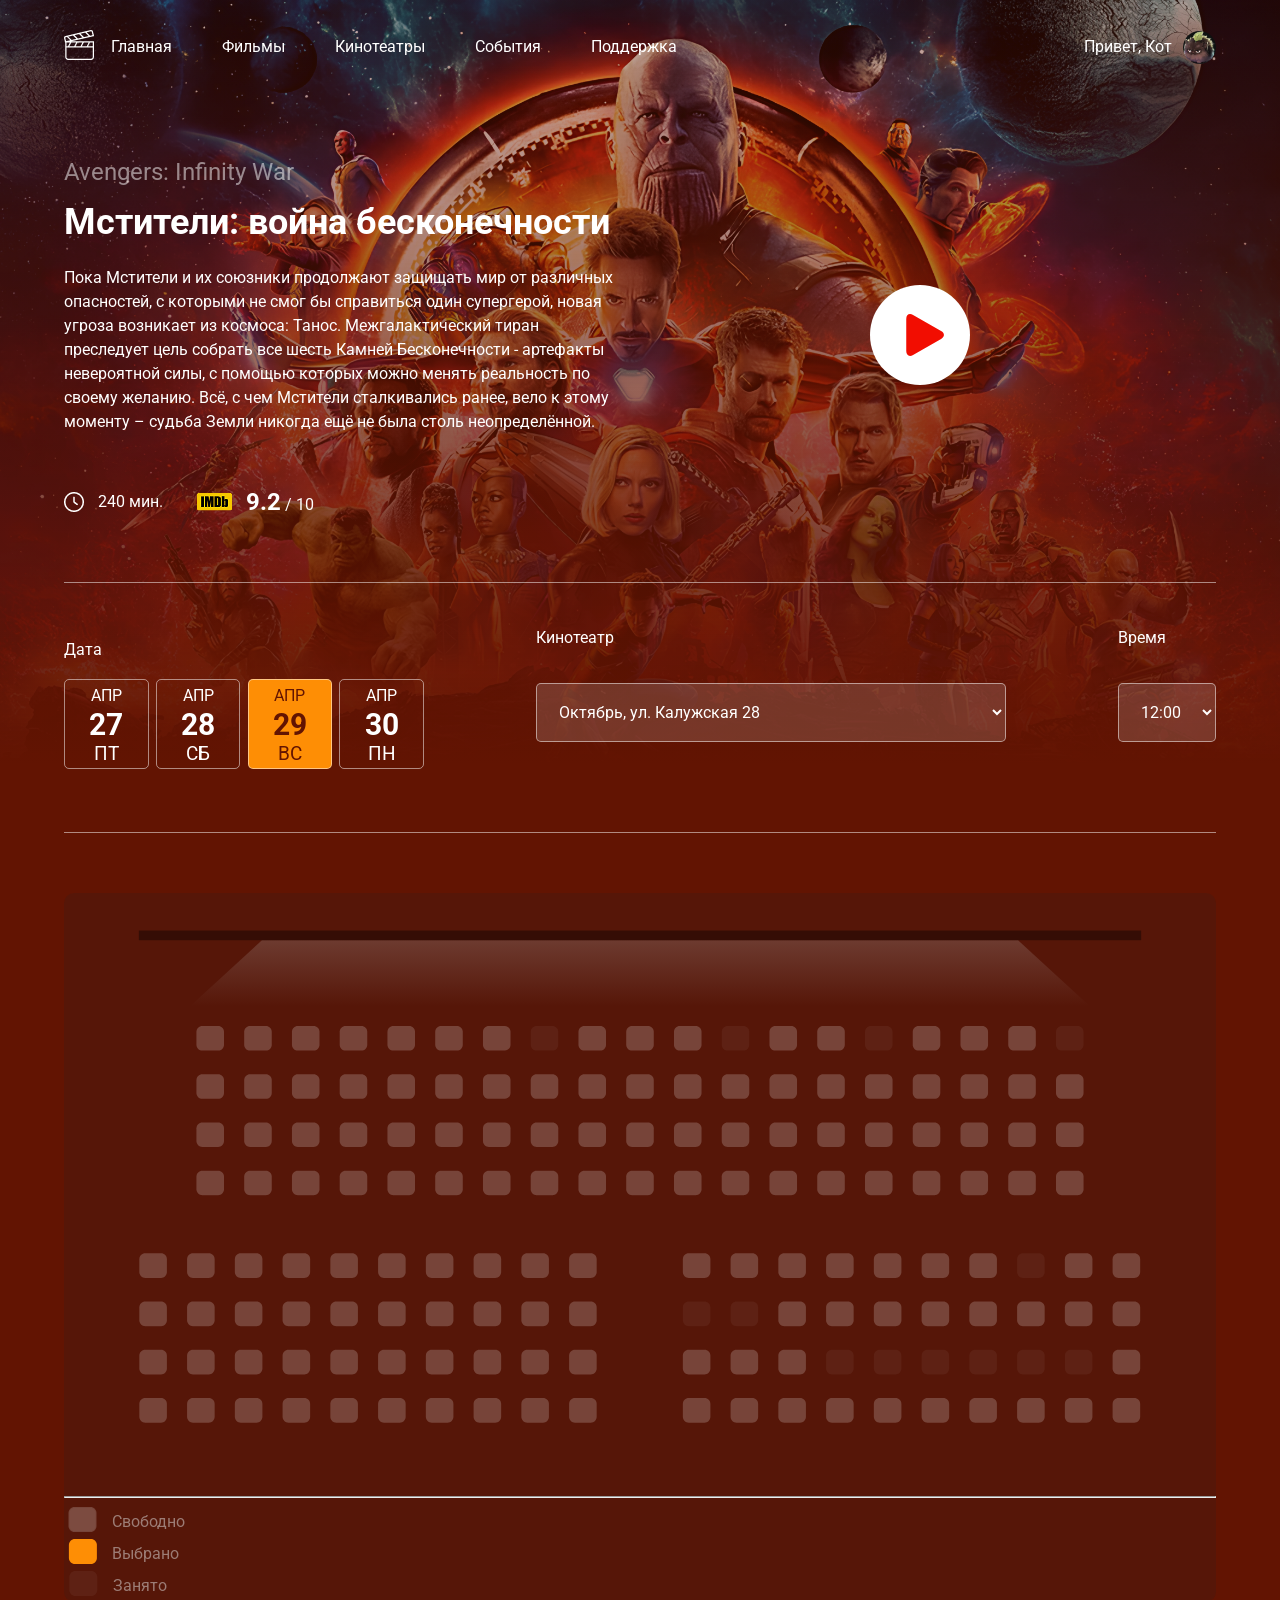
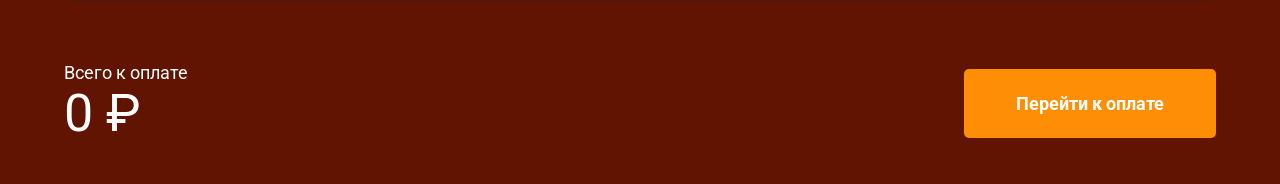
<file: Cinema/index.html>
<!DOCTYPE html>
<html lang="ru">
  <head>
    <meta charset="UTF-8" />
    <meta http-equiv="X-UA-Compatible" content="IE=edge" />
    <meta name="viewport" content="width=device-width, initial-scale=1.0" />
    <title>Кинотеатр</title>
    <link rel="preconnect" href="https://fonts.googleapis.com" />
    <link rel="preconnect" href="https://fonts.gstatic.com" crossorigin />
    <link
      href="https://fonts.googleapis.com/css2?family=Roboto:wght@400;700&display=swap"
      rel="stylesheet"
    />
    <link rel="stylesheet" href="CSS/normalize.css" />
    <link
      rel="stylesheet"
      href="https://cdn.jsdelivr.net/npm/@fancyapps/ui@4.0/dist/fancybox.css"
    />
    <link rel="stylesheet" href="CSS/style.css" />
  </head>
  <body>
    <header class="header">
      <div class="navbar container">
        <a href="/">
          <img src="IMG/logo.png" alt="logo" />
        </a>
        <nav class="nav">
          <button class="m-menu">
            <svg
              width="15"
              height="11"
              viewBox="0 0 15 11"
              fill="none"
              xmlns="http://www.w3.org/2000/svg"
            >
              <line y1="0.5" x2="15" y2="0.5" stroke="white" />
              <line y1="5.5" x2="15" y2="5.5" stroke="white" />
              <line y1="10.5" x2="15" y2="10.5" stroke="white" />
            </svg>
          </button>
          <ul class="menu">
            <li class="menu-item">
              <a href="#1" class="menu-link">Главная</a>
            </li>
            <li class="menu-item">
              <a href="#2" class="menu-link">Фильмы</a>
            </li>
            <li class="menu-item">
              <a href="#3" class="menu-link">Кинотеатры</a>
            </li>
            <li class="menu-item">
              <a
                href="https://ru.wikipedia.org/wiki/%D0%9C%D1%81%D1%82%D0%B8%D1%82%D0%B5%D0%BB%D0%B8:_%D0%92%D0%BE%D0%B9%D0%BD%D0%B0_%D0%B1%D0%B5%D1%81%D0%BA%D0%BE%D0%BD%D0%B5%D1%87%D0%BD%D0%BE%D1%81%D1%82%D0%B8"
                class="menu-link"
                >События</a
              >
            </li>
            <li class="menu-item">
              <a
                href="https://pomoschryadom.ru/category/helplines"
                class="menu-link"
                >Поддержка</a
              >
            </li>
          </ul>
        </nav>
        <div class="user">
          <span>Привет, Кот</span>
          <img class="avatar" src="IMG/Rectangle.jfif" alt="Мила" />
        </div>
      </div>
      <!-- /.navbar -->

      <div class="film container">
        <div class="film-info">
          <small id="1" class="film-title-small">Avengers: Infinity War</small>
          <h1 id="2" class="film-title">Мстители: война бесконечности</h1>
          <p class="film-description">
            Пока Мстители и их союзники продолжают защищать мир от различных
            опасностей, с которыми не смог бы справиться один супергерой, новая
            угроза возникает из космоса: Танос. Межгалактический тиран
            преследует цель собрать все шесть Камней Бесконечности - артефакты
            невероятной силы, с помощью которых можно менять реальность по
            своему желанию. Всё, с чем Мстители сталкивались ранее, вело к этому
            моменту – судьба Земли никогда ещё не была столь неопределённой.
          </p>
          <div class="film-details">
            <div class="time">
              <img src="IMG/clock 1.png" alt="Время" class="time-icon" />
              <span class="time-counter">240 мин.</span>
            </div>
            <div class="rating">
              <img src="IMG/imdb.png" alt="imdb" class="rating-icon" />
              <span class="rating-counter">
                <strong class="rating-current">9.2</strong> / 10
              </span>
            </div>
          </div>
          <!-- /.film-details -->
        </div>
        <a href="#" id="open-video" class="film-trailer">
          <div id="video-container">
            <svg
              width="100"
              height="100"
              viewBox="0 0 100 100"
              fill="none"
              xmlns="http://www.w3.org/2000/svg"
            >
              <circle cx="50" cy="50" r="50" fill="white" />
              <g clip-path="url(#clip0_1_158)">
                <path
                  d="M43.0758 30.0033C39.3071 27.8416 36.2518 29.6125 36.2518 33.9556V66.0059C36.2518 70.3533 39.3071 72.1219 43.0758 69.9623L71.0893 53.8967C74.8592 51.7342 74.8592 48.2306 71.0893 46.0686L43.0758 30.0033Z"
                  fill="#F20D01"
                />
              </g>
              <defs>
                <clipPath id="clip0_1_158">
                  <rect
                    width="41.8013"
                    height="41.8013"
                    fill="white"
                    transform="translate(34.1837 29.0816)"
                  />
                </clipPath>
              </defs>
            </svg>
          </div>
        </a>
      </div>
      <!-- /.film -->

      <div class="session container">
        <div class="session_date">
          <h1 class="date_title">Дата</h1>
          <div class="session_container">
            <input type="radio" id="d27" name="date" />
            <label for="d27" class="session_day">
              <span class="mouth">АПР</span>
              <span class="day">27</span>
              <span class="day_week">ПТ</span>
            </label>

            <input type="radio" id="d28" name="date" />
            <label for="d28" class="session_day">
              <span class="mouth">АПР</span>
              <span class="day">28</span>
              <span class="day_week">СБ</span>
            </label>

            <input type="radio" id="d29" name="date" checked />
            <label for="d29" class="session_day">
              <span class="mouth">АПР</span>
              <span class="day">29</span>
              <span class="day_week">ВС</span>
            </label>

            <input type="radio" id="d30" name="date" />
            <label for="d30" class="session_day">
              <span class="mouth">АПР</span>
              <span class="day">30</span>
              <span class="day_week">ПН</span>
            </label>
          </div>
        </div>
        <!-- /.date -->
        <div class="session-cinema">
          <span id="3" class="session-label">Кинотеатр</span>
          <select class="select select-cinema" name="cinema">
            <option value="Октябрь, ул. Калужская 28">
              Октябрь, ул. Калужская 28
            </option>
            <option value="Ленина, ул. Пушкинская 12">
              Ленина, ул. Пушкинская 12
            </option>
            <option value="Зубарева, ул. Современная 8">
              Зубарева, ул. Современная 8
            </option>
            <option value="Черепанова, ул. Горловая 32">
              Черепанова, ул. Горловая 32
            </option>
          </select>
        </div>
        <!-- /.cinema -->
        <div class="session-time">
          <span class="session-label">Время</span>
          <select class="select" name="time">
            <option value="12:00">12:00</option>
            <option value="16:00">16:00</option>
            <option value="20:00">20:00</option>
            <option value="00:00">00:00</option>
          </select>
        </div>
        <!-- /.session-time -->
      </div>
      <!-- /.session -->
    </header>

    <div class="scheme container">
      <svg
        class="scheme-svg"
        viewBox="0 0 1170 600"
        fill="none"
        xmlns="http://www.w3.org/2000/svg"
      >
        <path
          class="light"
          d="M128 115L201.04 48H968.96L1042 115H128Z"
          fill="url(#paint0_linear_13_374)"
        />
        <line
          x1="76"
          y1="43"
          x2="1094"
          y2="43"
          stroke="black"
          stroke-opacity="0.39"
          stroke-width="10"
        />
        <path
          d="M156.5 135C159.814 135 162.5 137.686 162.5 141V154C162.5 157.314 159.814 160 156.5 160H140.5C137.186 160 134.5 157.314 134.5 154V141C134.5 137.686 137.186 135 140.5 135H156.5Z"
        />
        <path
          d="M205 135C208.314 135 211 137.686 211 141V154C211 157.314 208.314 160 205 160H189C185.686 160 183 157.314 183 154V141C183 137.686 185.686 135 189 135H205Z"
        />
        <path
          d="M253.5 135C256.814 135 259.5 137.686 259.5 141V154C259.5 157.314 256.814 160 253.5 160H237.5C234.186 160 231.5 157.314 231.5 154V141C231.5 137.686 234.186 135 237.5 135H253.5Z"
        />
        <path
          d="M302 135C305.314 135 308 137.686 308 141V154C308 157.314 305.314 160 302 160H286C282.686 160 280 157.314 280 154V141C280 137.686 282.686 135 286 135H302Z"
        />
        <path
          d="M350.5 135C353.814 135 356.5 137.686 356.5 141V154C356.5 157.314 353.814 160 350.5 160H334.5C331.186 160 328.5 157.314 328.5 154V141C328.5 137.686 331.186 135 334.5 135H350.5Z"
        />
        <path
          d="M399 135C402.314 135 405 137.686 405 141V154C405 157.314 402.314 160 399 160H383C379.686 160 377 157.314 377 154V141C377 137.686 379.686 135 383 135H399Z"
        />
        <path
          d="M447.5 135C450.814 135 453.5 137.686 453.5 141V154C453.5 157.314 450.814 160 447.5 160H431.5C428.186 160 425.5 157.314 425.5 154V141C425.5 137.686 428.186 135 431.5 135H447.5Z"
        />
        <path
          class="booked"
          d="M496 135C499.314 135 502 137.686 502 141V154C502 157.314 499.314 160 496 160H480C476.686 160 474 157.314 474 154V141C474 137.686 476.686 135 480 135H496Z"
        />
        <path
          d="M544.5 135C547.814 135 550.5 137.686 550.5 141V154C550.5 157.314 547.814 160 544.5 160H528.5C525.186 160 522.5 157.314 522.5 154V141C522.5 137.686 525.186 135 528.5 135H544.5Z"
        />
        <path
          d="M593 135C596.314 135 599 137.686 599 141V154C599 157.314 596.314 160 593 160H577C573.686 160 571 157.314 571 154V141C571 137.686 573.686 135 577 135H593Z"
        />
        <path
          d="M641.5 135C644.814 135 647.5 137.686 647.5 141V154C647.5 157.314 644.814 160 641.5 160H625.5C622.186 160 619.5 157.314 619.5 154V141C619.5 137.686 622.186 135 625.5 135H641.5Z"
        />
        <path
          class="booked"
          d="M690 135C693.314 135 696 137.686 696 141V154C696 157.314 693.314 160 690 160H674C670.686 160 668 157.314 668 154V141C668 137.686 670.686 135 674 135H690Z"
        />
        <path
          d="M738.5 135C741.814 135 744.5 137.686 744.5 141V154C744.5 157.314 741.814 160 738.5 160H722.5C719.186 160 716.5 157.314 716.5 154V141C716.5 137.686 719.186 135 722.5 135H738.5Z"
        />
        <path
          d="M787 135C790.314 135 793 137.686 793 141V154C793 157.314 790.314 160 787 160H771C767.686 160 765 157.314 765 154V141C765 137.686 767.686 135 771 135H787Z"
        />
        <path
          class="booked"
          d="M835.5 135C838.814 135 841.5 137.686 841.5 141V154C841.5 157.314 838.814 160 835.5 160H819.5C816.186 160 813.5 157.314 813.5 154V141C813.5 137.686 816.186 135 819.5 135H835.5Z"
        />
        <path
          d="M884 135C887.314 135 890 137.686 890 141V154C890 157.314 887.314 160 884 160H868C864.686 160 862 157.314 862 154V141C862 137.686 864.686 135 868 135H884Z"
        />
        <path
          d="M932.5 135C935.814 135 938.5 137.686 938.5 141V154C938.5 157.314 935.814 160 932.5 160H916.5C913.186 160 910.5 157.314 910.5 154V141C910.5 137.686 913.186 135 916.5 135H932.5Z"
        />
        <path
          d="M981 135C984.314 135 987 137.686 987 141V154C987 157.314 984.314 160 981 160H965C961.686 160 959 157.314 959 154V141C959 137.686 961.686 135 965 135H981Z"
        />
        <path
          class="booked"
          d="M1029.5 135C1032.81 135 1035.5 137.686 1035.5 141V154C1035.5 157.314 1032.81 160 1029.5 160H1013.5C1010.19 160 1007.5 157.314 1007.5 154V141C1007.5 137.686 1010.19 135 1013.5 135H1029.5Z"
        />
        <path
          d="M156.5 184C159.814 184 162.5 186.686 162.5 190V203C162.5 206.314 159.814 209 156.5 209H140.5C137.186 209 134.5 206.314 134.5 203V190C134.5 186.686 137.186 184 140.5 184H156.5Z"
        />
        <path
          d="M205 184C208.314 184 211 186.686 211 190V203C211 206.314 208.314 209 205 209H189C185.686 209 183 206.314 183 203V190C183 186.686 185.686 184 189 184H205Z"
        />
        <path
          d="M253.5 184C256.814 184 259.5 186.686 259.5 190V203C259.5 206.314 256.814 209 253.5 209H237.5C234.186 209 231.5 206.314 231.5 203V190C231.5 186.686 234.186 184 237.5 184H253.5Z"
        />
        <path
          d="M302 184C305.314 184 308 186.686 308 190V203C308 206.314 305.314 209 302 209H286C282.686 209 280 206.314 280 203V190C280 186.686 282.686 184 286 184H302Z"
        />
        <path
          d="M350.5 184C353.814 184 356.5 186.686 356.5 190V203C356.5 206.314 353.814 209 350.5 209H334.5C331.186 209 328.5 206.314 328.5 203V190C328.5 186.686 331.186 184 334.5 184H350.5Z"
        />
        <path
          d="M399 184C402.314 184 405 186.686 405 190V203C405 206.314 402.314 209 399 209H383C379.686 209 377 206.314 377 203V190C377 186.686 379.686 184 383 184H399Z"
        />
        <path
          d="M447.5 184C450.814 184 453.5 186.686 453.5 190V203C453.5 206.314 450.814 209 447.5 209H431.5C428.186 209 425.5 206.314 425.5 203V190C425.5 186.686 428.186 184 431.5 184H447.5Z"
        />
        <path
          d="M496 184C499.314 184 502 186.686 502 190V203C502 206.314 499.314 209 496 209H480C476.686 209 474 206.314 474 203V190C474 186.686 476.686 184 480 184H496Z"
        />
        <path
          d="M544.5 184C547.814 184 550.5 186.686 550.5 190V203C550.5 206.314 547.814 209 544.5 209H528.5C525.186 209 522.5 206.314 522.5 203V190C522.5 186.686 525.186 184 528.5 184H544.5Z"
        />
        <path
          d="M593 184C596.314 184 599 186.686 599 190V203C599 206.314 596.314 209 593 209H577C573.686 209 571 206.314 571 203V190C571 186.686 573.686 184 577 184H593Z"
        />
        <path
          d="M641.5 184C644.814 184 647.5 186.686 647.5 190V203C647.5 206.314 644.814 209 641.5 209H625.5C622.186 209 619.5 206.314 619.5 203V190C619.5 186.686 622.186 184 625.5 184H641.5Z"
        />
        <path
          d="M690 184C693.314 184 696 186.686 696 190V203C696 206.314 693.314 209 690 209H674C670.686 209 668 206.314 668 203V190C668 186.686 670.686 184 674 184H690Z"
        />
        <path
          d="M738.5 184C741.814 184 744.5 186.686 744.5 190V203C744.5 206.314 741.814 209 738.5 209H722.5C719.186 209 716.5 206.314 716.5 203V190C716.5 186.686 719.186 184 722.5 184H738.5Z"
        />
        <path
          d="M787 184C790.314 184 793 186.686 793 190V203C793 206.314 790.314 209 787 209H771C767.686 209 765 206.314 765 203V190C765 186.686 767.686 184 771 184H787Z"
        />
        <path
          d="M835.5 184C838.814 184 841.5 186.686 841.5 190V203C841.5 206.314 838.814 209 835.5 209H819.5C816.186 209 813.5 206.314 813.5 203V190C813.5 186.686 816.186 184 819.5 184H835.5Z"
        />
        <path
          d="M884 184C887.314 184 890 186.686 890 190V203C890 206.314 887.314 209 884 209H868C864.686 209 862 206.314 862 203V190C862 186.686 864.686 184 868 184H884Z"
        />
        <path
          d="M932.5 184C935.814 184 938.5 186.686 938.5 190V203C938.5 206.314 935.814 209 932.5 209H916.5C913.186 209 910.5 206.314 910.5 203V190C910.5 186.686 913.186 184 916.5 184H932.5Z"
        />
        <path
          d="M981 184C984.314 184 987 186.686 987 190V203C987 206.314 984.314 209 981 209H965C961.686 209 959 206.314 959 203V190C959 186.686 961.686 184 965 184H981Z"
        />
        <path
          d="M1029.5 184C1032.81 184 1035.5 186.686 1035.5 190V203C1035.5 206.314 1032.81 209 1029.5 209H1013.5C1010.19 209 1007.5 206.314 1007.5 203V190C1007.5 186.686 1010.19 184 1013.5 184H1029.5Z"
        />
        <path
          d="M156.5 233C159.814 233 162.5 235.686 162.5 239V252C162.5 255.314 159.814 258 156.5 258H140.5C137.186 258 134.5 255.314 134.5 252V239C134.5 235.686 137.186 233 140.5 233H156.5Z"
        />
        <path
          d="M205 233C208.314 233 211 235.686 211 239V252C211 255.314 208.314 258 205 258H189C185.686 258 183 255.314 183 252V239C183 235.686 185.686 233 189 233H205Z"
        />
        <path
          d="M253.5 233C256.814 233 259.5 235.686 259.5 239V252C259.5 255.314 256.814 258 253.5 258H237.5C234.186 258 231.5 255.314 231.5 252V239C231.5 235.686 234.186 233 237.5 233H253.5Z"
        />
        <path
          d="M302 233C305.314 233 308 235.686 308 239V252C308 255.314 305.314 258 302 258H286C282.686 258 280 255.314 280 252V239C280 235.686 282.686 233 286 233H302Z"
        />
        <path
          d="M350.5 233C353.814 233 356.5 235.686 356.5 239V252C356.5 255.314 353.814 258 350.5 258H334.5C331.186 258 328.5 255.314 328.5 252V239C328.5 235.686 331.186 233 334.5 233H350.5Z"
        />
        <path
          d="M399 233C402.314 233 405 235.686 405 239V252C405 255.314 402.314 258 399 258H383C379.686 258 377 255.314 377 252V239C377 235.686 379.686 233 383 233H399Z"
        />
        <path
          d="M447.5 233C450.814 233 453.5 235.686 453.5 239V252C453.5 255.314 450.814 258 447.5 258H431.5C428.186 258 425.5 255.314 425.5 252V239C425.5 235.686 428.186 233 431.5 233H447.5Z"
        />
        <path
          d="M496 233C499.314 233 502 235.686 502 239V252C502 255.314 499.314 258 496 258H480C476.686 258 474 255.314 474 252V239C474 235.686 476.686 233 480 233H496Z"
        />
        <path
          d="M544.5 233C547.814 233 550.5 235.686 550.5 239V252C550.5 255.314 547.814 258 544.5 258H528.5C525.186 258 522.5 255.314 522.5 252V239C522.5 235.686 525.186 233 528.5 233H544.5Z"
        />
        <path
          d="M593 233C596.314 233 599 235.686 599 239V252C599 255.314 596.314 258 593 258H577C573.686 258 571 255.314 571 252V239C571 235.686 573.686 233 577 233H593Z"
        />
        <path
          d="M641.5 233C644.814 233 647.5 235.686 647.5 239V252C647.5 255.314 644.814 258 641.5 258H625.5C622.186 258 619.5 255.314 619.5 252V239C619.5 235.686 622.186 233 625.5 233H641.5Z"
        />
        <path
          d="M690 233C693.314 233 696 235.686 696 239V252C696 255.314 693.314 258 690 258H674C670.686 258 668 255.314 668 252V239C668 235.686 670.686 233 674 233H690Z"
        />
        <path
          d="M738.5 233C741.814 233 744.5 235.686 744.5 239V252C744.5 255.314 741.814 258 738.5 258H722.5C719.186 258 716.5 255.314 716.5 252V239C716.5 235.686 719.186 233 722.5 233H738.5Z"
        />
        <path
          d="M787 233C790.314 233 793 235.686 793 239V252C793 255.314 790.314 258 787 258H771C767.686 258 765 255.314 765 252V239C765 235.686 767.686 233 771 233H787Z"
        />
        <path
          d="M835.5 233C838.814 233 841.5 235.686 841.5 239V252C841.5 255.314 838.814 258 835.5 258H819.5C816.186 258 813.5 255.314 813.5 252V239C813.5 235.686 816.186 233 819.5 233H835.5Z"
        />
        <path
          d="M884 233C887.314 233 890 235.686 890 239V252C890 255.314 887.314 258 884 258H868C864.686 258 862 255.314 862 252V239C862 235.686 864.686 233 868 233H884Z"
        />
        <path
          d="M932.5 233C935.814 233 938.5 235.686 938.5 239V252C938.5 255.314 935.814 258 932.5 258H916.5C913.186 258 910.5 255.314 910.5 252V239C910.5 235.686 913.186 233 916.5 233H932.5Z"
        />
        <path
          d="M981 233C984.314 233 987 235.686 987 239V252C987 255.314 984.314 258 981 258H965C961.686 258 959 255.314 959 252V239C959 235.686 961.686 233 965 233H981Z"
        />
        <path
          d="M1029.5 233C1032.81 233 1035.5 235.686 1035.5 239V252C1035.5 255.314 1032.81 258 1029.5 258H1013.5C1010.19 258 1007.5 255.314 1007.5 252V239C1007.5 235.686 1010.19 233 1013.5 233H1029.5Z"
        />
        <path
          d="M156.5 282C159.814 282 162.5 284.686 162.5 288V301C162.5 304.314 159.814 307 156.5 307H140.5C137.186 307 134.5 304.314 134.5 301V288C134.5 284.686 137.186 282 140.5 282H156.5Z"
        />
        <path
          d="M205 282C208.314 282 211 284.686 211 288V301C211 304.314 208.314 307 205 307H189C185.686 307 183 304.314 183 301V288C183 284.686 185.686 282 189 282H205Z"
        />
        <path
          d="M253.5 282C256.814 282 259.5 284.686 259.5 288V301C259.5 304.314 256.814 307 253.5 307H237.5C234.186 307 231.5 304.314 231.5 301V288C231.5 284.686 234.186 282 237.5 282H253.5Z"
        />
        <path
          d="M302 282C305.314 282 308 284.686 308 288V301C308 304.314 305.314 307 302 307H286C282.686 307 280 304.314 280 301V288C280 284.686 282.686 282 286 282H302Z"
        />
        <path
          d="M350.5 282C353.814 282 356.5 284.686 356.5 288V301C356.5 304.314 353.814 307 350.5 307H334.5C331.186 307 328.5 304.314 328.5 301V288C328.5 284.686 331.186 282 334.5 282H350.5Z"
        />
        <path
          d="M399 282C402.314 282 405 284.686 405 288V301C405 304.314 402.314 307 399 307H383C379.686 307 377 304.314 377 301V288C377 284.686 379.686 282 383 282H399Z"
        />
        <path
          d="M447.5 282C450.814 282 453.5 284.686 453.5 288V301C453.5 304.314 450.814 307 447.5 307H431.5C428.186 307 425.5 304.314 425.5 301V288C425.5 284.686 428.186 282 431.5 282H447.5Z"
        />
        <path
          d="M496 282C499.314 282 502 284.686 502 288V301C502 304.314 499.314 307 496 307H480C476.686 307 474 304.314 474 301V288C474 284.686 476.686 282 480 282H496Z"
        />
        <path
          d="M544.5 282C547.814 282 550.5 284.686 550.5 288V301C550.5 304.314 547.814 307 544.5 307H528.5C525.186 307 522.5 304.314 522.5 301V288C522.5 284.686 525.186 282 528.5 282H544.5Z"
        />
        <path
          d="M593 282C596.314 282 599 284.686 599 288V301C599 304.314 596.314 307 593 307H577C573.686 307 571 304.314 571 301V288C571 284.686 573.686 282 577 282H593Z"
        />
        <path
          d="M641.5 282C644.814 282 647.5 284.686 647.5 288V301C647.5 304.314 644.814 307 641.5 307H625.5C622.186 307 619.5 304.314 619.5 301V288C619.5 284.686 622.186 282 625.5 282H641.5Z"
        />
        <path
          d="M690 282C693.314 282 696 284.686 696 288V301C696 304.314 693.314 307 690 307H674C670.686 307 668 304.314 668 301V288C668 284.686 670.686 282 674 282H690Z"
        />
        <path
          d="M738.5 282C741.814 282 744.5 284.686 744.5 288V301C744.5 304.314 741.814 307 738.5 307H722.5C719.186 307 716.5 304.314 716.5 301V288C716.5 284.686 719.186 282 722.5 282H738.5Z"
        />
        <path
          d="M787 282C790.314 282 793 284.686 793 288V301C793 304.314 790.314 307 787 307H771C767.686 307 765 304.314 765 301V288C765 284.686 767.686 282 771 282H787Z"
        />
        <path
          d="M835.5 282C838.814 282 841.5 284.686 841.5 288V301C841.5 304.314 838.814 307 835.5 307H819.5C816.186 307 813.5 304.314 813.5 301V288C813.5 284.686 816.186 282 819.5 282H835.5Z"
        />
        <path
          d="M884 282C887.314 282 890 284.686 890 288V301C890 304.314 887.314 307 884 307H868C864.686 307 862 304.314 862 301V288C862 284.686 864.686 282 868 282H884Z"
        />
        <path
          d="M932.5 282C935.814 282 938.5 284.686 938.5 288V301C938.5 304.314 935.814 307 932.5 307H916.5C913.186 307 910.5 304.314 910.5 301V288C910.5 284.686 913.186 282 916.5 282H932.5Z"
        />
        <path
          d="M981 282C984.314 282 987 284.686 987 288V301C987 304.314 984.314 307 981 307H965C961.686 307 959 304.314 959 301V288C959 284.686 961.686 282 965 282H981Z"
        />
        <path
          d="M1029.5 282C1032.81 282 1035.5 284.686 1035.5 288V301C1035.5 304.314 1032.81 307 1029.5 307H1013.5C1010.19 307 1007.5 304.314 1007.5 301V288C1007.5 284.686 1010.19 282 1013.5 282H1029.5Z"
        />
        <path
          d="M98.5 366C101.814 366 104.5 368.686 104.5 372V385C104.5 388.314 101.814 391 98.5 391H82.5C79.1863 391 76.5 388.314 76.5 385V372C76.5 368.686 79.1863 366 82.5 366H98.5Z"
        />
        <path
          d="M147 366C150.314 366 153 368.686 153 372V385C153 388.314 150.314 391 147 391H131C127.686 391 125 388.314 125 385V372C125 368.686 127.686 366 131 366H147Z"
        />
        <path
          d="M195.5 366C198.814 366 201.5 368.686 201.5 372V385C201.5 388.314 198.814 391 195.5 391H179.5C176.186 391 173.5 388.314 173.5 385V372C173.5 368.686 176.186 366 179.5 366H195.5Z"
        />
        <path
          d="M244 366C247.314 366 250 368.686 250 372V385C250 388.314 247.314 391 244 391H228C224.686 391 222 388.314 222 385V372C222 368.686 224.686 366 228 366H244Z"
        />
        <path
          d="M292.5 366C295.814 366 298.5 368.686 298.5 372V385C298.5 388.314 295.814 391 292.5 391H276.5C273.186 391 270.5 388.314 270.5 385V372C270.5 368.686 273.186 366 276.5 366H292.5Z"
        />
        <path
          d="M341 366C344.314 366 347 368.686 347 372V385C347 388.314 344.314 391 341 391H325C321.686 391 319 388.314 319 385V372C319 368.686 321.686 366 325 366H341Z"
        />
        <path
          d="M389.5 366C392.814 366 395.5 368.686 395.5 372V385C395.5 388.314 392.814 391 389.5 391H373.5C370.186 391 367.5 388.314 367.5 385V372C367.5 368.686 370.186 366 373.5 366H389.5Z"
        />
        <path
          d="M438 366C441.314 366 444 368.686 444 372V385C444 388.314 441.314 391 438 391H422C418.686 391 416 388.314 416 385V372C416 368.686 418.686 366 422 366H438Z"
        />
        <path
          d="M486.5 366C489.814 366 492.5 368.686 492.5 372V385C492.5 388.314 489.814 391 486.5 391H470.5C467.186 391 464.5 388.314 464.5 385V372C464.5 368.686 467.186 366 470.5 366H486.5Z"
        />
        <path
          d="M535 366C538.314 366 541 368.686 541 372V385C541 388.314 538.314 391 535 391H519C515.686 391 513 388.314 513 385V372C513 368.686 515.686 366 519 366H535Z"
        />
        <path
          d="M98.5 415C101.814 415 104.5 417.686 104.5 421V434C104.5 437.314 101.814 440 98.5 440H82.5C79.1863 440 76.5 437.314 76.5 434V421C76.5 417.686 79.1863 415 82.5 415H98.5Z"
        />
        <path
          d="M147 415C150.314 415 153 417.686 153 421V434C153 437.314 150.314 440 147 440H131C127.686 440 125 437.314 125 434V421C125 417.686 127.686 415 131 415H147Z"
        />
        <path
          d="M195.5 415C198.814 415 201.5 417.686 201.5 421V434C201.5 437.314 198.814 440 195.5 440H179.5C176.186 440 173.5 437.314 173.5 434V421C173.5 417.686 176.186 415 179.5 415H195.5Z"
        />
        <path
          d="M244 415C247.314 415 250 417.686 250 421V434C250 437.314 247.314 440 244 440H228C224.686 440 222 437.314 222 434V421C222 417.686 224.686 415 228 415H244Z"
        />
        <path
          d="M292.5 415C295.814 415 298.5 417.686 298.5 421V434C298.5 437.314 295.814 440 292.5 440H276.5C273.186 440 270.5 437.314 270.5 434V421C270.5 417.686 273.186 415 276.5 415H292.5Z"
        />
        <path
          d="M341 415C344.314 415 347 417.686 347 421V434C347 437.314 344.314 440 341 440H325C321.686 440 319 437.314 319 434V421C319 417.686 321.686 415 325 415H341Z"
        />
        <path
          d="M389.5 415C392.814 415 395.5 417.686 395.5 421V434C395.5 437.314 392.814 440 389.5 440H373.5C370.186 440 367.5 437.314 367.5 434V421C367.5 417.686 370.186 415 373.5 415H389.5Z"
        />
        <path
          d="M438 415C441.314 415 444 417.686 444 421V434C444 437.314 441.314 440 438 440H422C418.686 440 416 437.314 416 434V421C416 417.686 418.686 415 422 415H438Z"
        />
        <path
          d="M486.5 415C489.814 415 492.5 417.686 492.5 421V434C492.5 437.314 489.814 440 486.5 440H470.5C467.186 440 464.5 437.314 464.5 434V421C464.5 417.686 467.186 415 470.5 415H486.5Z"
        />
        <path
          d="M535 415C538.314 415 541 417.686 541 421V434C541 437.314 538.314 440 535 440H519C515.686 440 513 437.314 513 434V421C513 417.686 515.686 415 519 415H535Z"
        />
        <path
          d="M98.5 464C101.814 464 104.5 466.686 104.5 470V483C104.5 486.314 101.814 489 98.5 489H82.5C79.1863 489 76.5 486.314 76.5 483V470C76.5 466.686 79.1863 464 82.5 464H98.5Z"
        />
        <path
          d="M147 464C150.314 464 153 466.686 153 470V483C153 486.314 150.314 489 147 489H131C127.686 489 125 486.314 125 483V470C125 466.686 127.686 464 131 464H147Z"
        />
        <path
          d="M195.5 464C198.814 464 201.5 466.686 201.5 470V483C201.5 486.314 198.814 489 195.5 489H179.5C176.186 489 173.5 486.314 173.5 483V470C173.5 466.686 176.186 464 179.5 464H195.5Z"
        />
        <path
          d="M244 464C247.314 464 250 466.686 250 470V483C250 486.314 247.314 489 244 489H228C224.686 489 222 486.314 222 483V470C222 466.686 224.686 464 228 464H244Z"
        />
        <path
          d="M292.5 464C295.814 464 298.5 466.686 298.5 470V483C298.5 486.314 295.814 489 292.5 489H276.5C273.186 489 270.5 486.314 270.5 483V470C270.5 466.686 273.186 464 276.5 464H292.5Z"
        />
        <path
          d="M341 464C344.314 464 347 466.686 347 470V483C347 486.314 344.314 489 341 489H325C321.686 489 319 486.314 319 483V470C319 466.686 321.686 464 325 464H341Z"
        />
        <path
          d="M389.5 464C392.814 464 395.5 466.686 395.5 470V483C395.5 486.314 392.814 489 389.5 489H373.5C370.186 489 367.5 486.314 367.5 483V470C367.5 466.686 370.186 464 373.5 464H389.5Z"
        />
        <path
          d="M438 464C441.314 464 444 466.686 444 470V483C444 486.314 441.314 489 438 489H422C418.686 489 416 486.314 416 483V470C416 466.686 418.686 464 422 464H438Z"
        />
        <path
          d="M486.5 464C489.814 464 492.5 466.686 492.5 470V483C492.5 486.314 489.814 489 486.5 489H470.5C467.186 489 464.5 486.314 464.5 483V470C464.5 466.686 467.186 464 470.5 464H486.5Z"
        />
        <path
          d="M535 464C538.314 464 541 466.686 541 470V483C541 486.314 538.314 489 535 489H519C515.686 489 513 486.314 513 483V470C513 466.686 515.686 464 519 464H535Z"
        />
        <path
          d="M98.5 513C101.814 513 104.5 515.686 104.5 519V532C104.5 535.314 101.814 538 98.5 538H82.5C79.1863 538 76.5 535.314 76.5 532V519C76.5 515.686 79.1863 513 82.5 513H98.5Z"
        />
        <path
          d="M147 513C150.314 513 153 515.686 153 519V532C153 535.314 150.314 538 147 538H131C127.686 538 125 535.314 125 532V519C125 515.686 127.686 513 131 513H147Z"
        />
        <path
          d="M195.5 513C198.814 513 201.5 515.686 201.5 519V532C201.5 535.314 198.814 538 195.5 538H179.5C176.186 538 173.5 535.314 173.5 532V519C173.5 515.686 176.186 513 179.5 513H195.5Z"
        />
        <path
          d="M244 513C247.314 513 250 515.686 250 519V532C250 535.314 247.314 538 244 538H228C224.686 538 222 535.314 222 532V519C222 515.686 224.686 513 228 513H244Z"
        />
        <path
          d="M292.5 513C295.814 513 298.5 515.686 298.5 519V532C298.5 535.314 295.814 538 292.5 538H276.5C273.186 538 270.5 535.314 270.5 532V519C270.5 515.686 273.186 513 276.5 513H292.5Z"
        />
        <path
          d="M341 513C344.314 513 347 515.686 347 519V532C347 535.314 344.314 538 341 538H325C321.686 538 319 535.314 319 532V519C319 515.686 321.686 513 325 513H341Z"
        />
        <path
          d="M389.5 513C392.814 513 395.5 515.686 395.5 519V532C395.5 535.314 392.814 538 389.5 538H373.5C370.186 538 367.5 535.314 367.5 532V519C367.5 515.686 370.186 513 373.5 513H389.5Z"
        />
        <path
          d="M438 513C441.314 513 444 515.686 444 519V532C444 535.314 441.314 538 438 538H422C418.686 538 416 535.314 416 532V519C416 515.686 418.686 513 422 513H438Z"
        />
        <path
          d="M486.5 513C489.814 513 492.5 515.686 492.5 519V532C492.5 535.314 489.814 538 486.5 538H470.5C467.186 538 464.5 535.314 464.5 532V519C464.5 515.686 467.186 513 470.5 513H486.5Z"
        />
        <path
          d="M535 513C538.314 513 541 515.686 541 519V532C541 535.314 538.314 538 535 538H519C515.686 538 513 535.314 513 532V519C513 515.686 515.686 513 519 513H535Z"
        />
        <path
          d="M650.5 366C653.814 366 656.5 368.686 656.5 372V385C656.5 388.314 653.814 391 650.5 391H634.5C631.186 391 628.5 388.314 628.5 385V372C628.5 368.686 631.186 366 634.5 366H650.5Z"
        />
        <path
          d="M699 366C702.314 366 705 368.686 705 372V385C705 388.314 702.314 391 699 391H683C679.686 391 677 388.314 677 385V372C677 368.686 679.686 366 683 366H699Z"
        />
        <path
          d="M747.5 366C750.814 366 753.5 368.686 753.5 372V385C753.5 388.314 750.814 391 747.5 391H731.5C728.186 391 725.5 388.314 725.5 385V372C725.5 368.686 728.186 366 731.5 366H747.5Z"
        />
        <path
          d="M796 366C799.314 366 802 368.686 802 372V385C802 388.314 799.314 391 796 391H780C776.686 391 774 388.314 774 385V372C774 368.686 776.686 366 780 366H796Z"
        />
        <path
          d="M844.5 366C847.814 366 850.5 368.686 850.5 372V385C850.5 388.314 847.814 391 844.5 391H828.5C825.186 391 822.5 388.314 822.5 385V372C822.5 368.686 825.186 366 828.5 366H844.5Z"
        />
        <path
          d="M893 366C896.314 366 899 368.686 899 372V385C899 388.314 896.314 391 893 391H877C873.686 391 871 388.314 871 385V372C871 368.686 873.686 366 877 366H893Z"
        />
        <path
          d="M941.5 366C944.814 366 947.5 368.686 947.5 372V385C947.5 388.314 944.814 391 941.5 391H925.5C922.186 391 919.5 388.314 919.5 385V372C919.5 368.686 922.186 366 925.5 366H941.5Z"
        />
        <path
          class="booked"
          d="M990 366C993.314 366 996 368.686 996 372V385C996 388.314 993.314 391 990 391H974C970.686 391 968 388.314 968 385V372C968 368.686 970.686 366 974 366H990Z"
        />
        <path
          d="M1038.5 366C1041.81 366 1044.5 368.686 1044.5 372V385C1044.5 388.314 1041.81 391 1038.5 391H1022.5C1019.19 391 1016.5 388.314 1016.5 385V372C1016.5 368.686 1019.19 366 1022.5 366H1038.5Z"
        />
        <path
          d="M1087 366C1090.31 366 1093 368.686 1093 372V385C1093 388.314 1090.31 391 1087 391H1071C1067.69 391 1065 388.314 1065 385V372C1065 368.686 1067.69 366 1071 366H1087Z"
        />
        <path
          class="booked"
          d="M650.5 415C653.814 415 656.5 417.686 656.5 421V434C656.5 437.314 653.814 440 650.5 440H634.5C631.186 440 628.5 437.314 628.5 434V421C628.5 417.686 631.186 415 634.5 415H650.5Z"
        />
        <path
          class="booked"
          d="M699 415C702.314 415 705 417.686 705 421V434C705 437.314 702.314 440 699 440H683C679.686 440 677 437.314 677 434V421C677 417.686 679.686 415 683 415H699Z"
        />
        <path
          d="M747.5 415C750.814 415 753.5 417.686 753.5 421V434C753.5 437.314 750.814 440 747.5 440H731.5C728.186 440 725.5 437.314 725.5 434V421C725.5 417.686 728.186 415 731.5 415H747.5Z"
        />
        <path
          d="M796 415C799.314 415 802 417.686 802 421V434C802 437.314 799.314 440 796 440H780C776.686 440 774 437.314 774 434V421C774 417.686 776.686 415 780 415H796Z"
        />
        <path
          d="M844.5 415C847.814 415 850.5 417.686 850.5 421V434C850.5 437.314 847.814 440 844.5 440H828.5C825.186 440 822.5 437.314 822.5 434V421C822.5 417.686 825.186 415 828.5 415H844.5Z"
        />
        <path
          d="M893 415C896.314 415 899 417.686 899 421V434C899 437.314 896.314 440 893 440H877C873.686 440 871 437.314 871 434V421C871 417.686 873.686 415 877 415H893Z"
        />
        <path
          d="M941.5 415C944.814 415 947.5 417.686 947.5 421V434C947.5 437.314 944.814 440 941.5 440H925.5C922.186 440 919.5 437.314 919.5 434V421C919.5 417.686 922.186 415 925.5 415H941.5Z"
        />
        <path
          d="M990 415C993.314 415 996 417.686 996 421V434C996 437.314 993.314 440 990 440H974C970.686 440 968 437.314 968 434V421C968 417.686 970.686 415 974 415H990Z"
        />
        <path
          d="M1038.5 415C1041.81 415 1044.5 417.686 1044.5 421V434C1044.5 437.314 1041.81 440 1038.5 440H1022.5C1019.19 440 1016.5 437.314 1016.5 434V421C1016.5 417.686 1019.19 415 1022.5 415H1038.5Z"
        />
        <path
          d="M1087 415C1090.31 415 1093 417.686 1093 421V434C1093 437.314 1090.31 440 1087 440H1071C1067.69 440 1065 437.314 1065 434V421C1065 417.686 1067.69 415 1071 415H1087Z"
        />
        <path
          d="M650.5 464C653.814 464 656.5 466.686 656.5 470V483C656.5 486.314 653.814 489 650.5 489H634.5C631.186 489 628.5 486.314 628.5 483V470C628.5 466.686 631.186 464 634.5 464H650.5Z"
        />
        <path
          d="M699 464C702.314 464 705 466.686 705 470V483C705 486.314 702.314 489 699 489H683C679.686 489 677 486.314 677 483V470C677 466.686 679.686 464 683 464H699Z"
        />
        <path
          d="M747.5 464C750.814 464 753.5 466.686 753.5 470V483C753.5 486.314 750.814 489 747.5 489H731.5C728.186 489 725.5 486.314 725.5 483V470C725.5 466.686 728.186 464 731.5 464H747.5Z"
        />
        <path
          class="booked"
          d="M796 464C799.314 464 802 466.686 802 470V483C802 486.314 799.314 489 796 489H780C776.686 489 774 486.314 774 483V470C774 466.686 776.686 464 780 464H796Z"
        />
        <path
          class="booked"
          d="M844.5 464C847.814 464 850.5 466.686 850.5 470V483C850.5 486.314 847.814 489 844.5 489H828.5C825.186 489 822.5 486.314 822.5 483V470C822.5 466.686 825.186 464 828.5 464H844.5Z"
        />
        <path
          class="booked"
          d="M893 464C896.314 464 899 466.686 899 470V483C899 486.314 896.314 489 893 489H877C873.686 489 871 486.314 871 483V470C871 466.686 873.686 464 877 464H893Z"
        />
        <path
          class="booked"
          d="M941.5 464C944.814 464 947.5 466.686 947.5 470V483C947.5 486.314 944.814 489 941.5 489H925.5C922.186 489 919.5 486.314 919.5 483V470C919.5 466.686 922.186 464 925.5 464H941.5Z"
        />
        <path
          class="booked"
          d="M990 464C993.314 464 996 466.686 996 470V483C996 486.314 993.314 489 990 489H974C970.686 489 968 486.314 968 483V470C968 466.686 970.686 464 974 464H990Z"
        />
        <path
          class="booked"
          d="M1038.5 464C1041.81 464 1044.5 466.686 1044.5 470V483C1044.5 486.314 1041.81 489 1038.5 489H1022.5C1019.19 489 1016.5 486.314 1016.5 483V470C1016.5 466.686 1019.19 464 1022.5 464H1038.5Z"
        />
        <path
          d="M1087 464C1090.31 464 1093 466.686 1093 470V483C1093 486.314 1090.31 489 1087 489H1071C1067.69 489 1065 486.314 1065 483V470C1065 466.686 1067.69 464 1071 464H1087Z"
        />
        <path
          d="M650.5 513C653.814 513 656.5 515.686 656.5 519V532C656.5 535.314 653.814 538 650.5 538H634.5C631.186 538 628.5 535.314 628.5 532V519C628.5 515.686 631.186 513 634.5 513H650.5Z"
        />
        <path
          d="M699 513C702.314 513 705 515.686 705 519V532C705 535.314 702.314 538 699 538H683C679.686 538 677 535.314 677 532V519C677 515.686 679.686 513 683 513H699Z"
        />
        <path
          d="M747.5 513C750.814 513 753.5 515.686 753.5 519V532C753.5 535.314 750.814 538 747.5 538H731.5C728.186 538 725.5 535.314 725.5 532V519C725.5 515.686 728.186 513 731.5 513H747.5Z"
        />
        <path
          d="M796 513C799.314 513 802 515.686 802 519V532C802 535.314 799.314 538 796 538H780C776.686 538 774 535.314 774 532V519C774 515.686 776.686 513 780 513H796Z"
        />
        <path
          d="M844.5 513C847.814 513 850.5 515.686 850.5 519V532C850.5 535.314 847.814 538 844.5 538H828.5C825.186 538 822.5 535.314 822.5 532V519C822.5 515.686 825.186 513 828.5 513H844.5Z"
        />
        <path
          d="M893 513C896.314 513 899 515.686 899 519V532C899 535.314 896.314 538 893 538H877C873.686 538 871 535.314 871 532V519C871 515.686 873.686 513 877 513H893Z"
        />
        <path
          d="M941.5 513C944.814 513 947.5 515.686 947.5 519V532C947.5 535.314 944.814 538 941.5 538H925.5C922.186 538 919.5 535.314 919.5 532V519C919.5 515.686 922.186 513 925.5 513H941.5Z"
        />
        <path
          d="M990 513C993.314 513 996 515.686 996 519V532C996 535.314 993.314 538 990 538H974C970.686 538 968 535.314 968 532V519C968 515.686 970.686 513 974 513H990Z"
        />
        <path
          d="M1038.5 513C1041.81 513 1044.5 515.686 1044.5 519V532C1044.5 535.314 1041.81 538 1038.5 538H1022.5C1019.19 538 1016.5 535.314 1016.5 532V519C1016.5 515.686 1019.19 513 1022.5 513H1038.5Z"
        />
        <path
          d="M1087 513C1090.31 513 1093 515.686 1093 519V532C1093 535.314 1090.31 538 1087 538H1071C1067.69 538 1065 535.314 1065 532V519C1065 515.686 1067.69 513 1071 513H1087Z"
        />
        <path
          d="M376.312 624C376.312 621.239 378.551 619 381.312 619H397.312C400.074 619 402.312 621.239 402.312 624V637C402.312 639.761 400.074 642 397.312 642H381.312C378.551 642 376.312 639.761 376.312 637V624Z"
          fill="white"
          fill-opacity="0.05"
        />
        <defs>
          <linearGradient
            id="paint0_linear_13_374"
            x1="585"
            y1="48"
            x2="585"
            y2="115"
            gradientUnits="userSpaceOnUse"
          >
            <stop stop-color="#C4C4C4" stop-opacity="0.21" />
            <stop offset="1" stop-color="#C4C4C4" stop-opacity="0" />
          </linearGradient>
        </defs>
      </svg>

      <hr />
      <div class="legend-free legend-label">
        <svg
          width="38"
          height="32"
          viewBox="0 0 38 32"
          fill="none"
          xmlns="http://www.w3.org/2000/svg"
        >
          <path
            d="M5.5 7C5.5 4.23858 7.73858 2 10.5 2H26.5C29.2614 2 31.5 4.23858 31.5 7V20C31.5 22.7614 29.2614 25 26.5 25H10.5C7.73858 25 5.5 22.7614 5.5 20V7Z"
            fill="white"
            fill-opacity="0.2"
          />
          <path
            d="M26.5 1C29.8137 1 32.5 3.68629 32.5 7V20C32.5 23.3137 29.8137 26 26.5 26H10.5C7.18629 26 4.5 23.3137 4.5 20V7C4.5 3.68629 7.18629 1 10.5 1H26.5Z"
          />
        </svg>
        <span class="legend-text-label">Свободно</span>
      </div>
      <div class="legend-active legend-label">
        <svg
          width="38"
          height="32"
          viewBox="0 0 38 32"
          fill="none"
          xmlns="http://www.w3.org/2000/svg"
        >
          <path
            class="active"
            d="M26.8906 1C30.2043 1 32.8906 3.68629 32.8906 7V20C32.8906 23.3137 30.2043 26 26.8906 26H10.8906C7.57692 26 4.89062 23.3137 4.89062 20V7C4.89062 3.68629 7.57692 1 10.8906 1H26.8906Z"
          />
        </svg>
        <span class="legend-text-label">Выбрано</span>
      </div>
      <div class="legend-booked legend-label">
        <svg
          width="39"
          height="32"
          viewBox="0 0 39 32"
          fill="none"
          xmlns="http://www.w3.org/2000/svg"
        >
          <path
            class="booked"
            d="M27.3125 1C30.6262 1 33.3125 3.68629 33.3125 7V20C33.3125 23.3137 30.6262 26 27.3125 26H11.3125C7.99879 26 5.3125 23.3137 5.3125 20V7C5.3125 3.68629 7.99879 1 11.3125 1H27.3125Z"
          />
        </svg>
        <span class="legend-text-label">Занято</span>
      </div>
    </div>
    <!-- /.scheme -->

    <div class="price container">
      <div class="price-tag">
        <span class="price-label">Всего к оплате</span>
        <span class="price-total">0</span>
        <span class="ruble">₽</span>
      </div>
      <!-- /.price-tag -->
      <a
        href="https://github.com/crymoooreee/online-cinema.github.io/tree/second_branch"
        class="button button-pay"
        >Перейти к оплате</a
      >
    </div>

    <script src="https://cdn.jsdelivr.net/npm/@fancyapps/ui@4.0/dist/fancybox.umd.js"></script>
    <script src="js/scripts.js"></script>
  </body>
</html>
</file>
<file: CSS/style.css>
/* Общие стили */
body {
  background-color: #621402;
  font-family: "Roboto", sans-serif;
  margin: 0;
  padding: 0;
  color: var(--color_text);
}

.container {
  max-width: 1170px;
  margin: auto;
  padding: 0 15px;
}

/* Переменные */
:root {
  --color_text: rgb(235, 235, 235);
}

/* Шапка */
.header {
  background: linear-gradient(180deg, rgba(98, 20, 2, 0.31) 0%, #621402 85.62%),
    url(../IMG/bg.png) no-repeat center top / cover;
  min-height: 100vh;
  padding-bottom: 60px;
}

/* Навигация */
.navbar {
  padding-top: 30px;
  padding-bottom: 30px;
  display: flex;
  align-items: center;
}

.navbar img {
  height: 40px;
}

.menu {
  list-style-type: none;
  display: flex;
  margin: 0;
  margin-left: 17px;
  padding: 0;
}

.menu-item {
  margin-right: 25px;
}

.menu-link {
  color: var(--color_text);
  text-decoration: none;
  font-size: 16px;
  transition: opacity 0.2s;
}

.menu-link:hover {
  opacity: 0.8;
}

.user {
  display: flex;
  align-items: center;
  margin-left: auto;
  gap: 11px;
  color: var(--color_text);
}

.avatar {
  width: 33px;
  height: 33px;
  border-radius: 50%;
  object-fit: cover;
}

/* Информация о фильме */
.film {
  margin-top: 60px;
  display: flex;
  align-items: center;
  gap: 60px;
}

.film-info {
  max-width: 560px;
}

.film-title-small {
  opacity: 0.5;
  line-height: 150%;
  font-size: 24px;
  display: block;
}

.film-title {
  font-size: 36px;
  line-height: 1.2;
  margin: 11px 0 23px;
}

.film-description {
  font-size: 16px;
  line-height: 150%;
  margin-bottom: 50px;
}

.film-trailer {
  display: block;
  margin-left: auto;
  text-decoration: none;
}

#video-container {
  width: 100px;
  height: 100px;
  cursor: pointer;
}

/* Детали фильма */
.film-details {
  display: flex;
  align-items: center;
  gap: 35px;
}

.time,
.rating {
  display: flex;
  align-items: center;
  gap: 14px;
}

.rating-current {
  font-size: 24px;
  line-height: 150%;
}

/* Выбор сеанса */
.session {
  margin-top: 62px;
  border-top: 1px solid hsla(0, 0%, 100%, 0.5);
  border-bottom: 1px solid hsla(0, 0%, 100%, 0.5);
  padding: 46px 0 63px;
  display: flex;
  gap: 40px;
  align-items: flex-end;
}

.session_date {
  flex: 1;
}

.date_title {
  font-size: 20px;
  margin-bottom: 20px;
}

.session_container {
  display: flex;
  gap: 12px;
}

.session_day {
  display: flex;
  flex-direction: column;
  align-items: center;
  justify-content: center;
  width: 60px;
  height: 80px;
  background: rgba(255, 255, 255, 0.1);
  border-radius: 8px;
  cursor: pointer;
  color: var(--color_text);
  font-size: 14px;
  user-select: none;
  transition: background 0.2s;
}

.session_day:hover {
  background: rgba(255, 255, 255, 0.2);
}

input[type="radio"] {
  display: none;
}

input[type="radio"]:checked + .session_day {
  background: rgba(255, 255, 255, 0.3);
}

.session-cinema,
.session-time {
  display: flex;
  flex-direction: column;
  gap: 10px;
}

.session-label {
  font-size: 16px;
  color: var(--color_text);
}

.select {
  padding: 10px 15px;
  border-radius: 6px;
  border: 1px solid rgba(255, 255, 255, 0.3);
  background: rgba(0, 0, 0, 0.2);
  color: var(--color_text);
  font-family: "Roboto", sans-serif;
  font-size: 16px;
  outline: none;
}

.select:focus {
  border-color: rgba(255, 255, 255, 0.6);
}

/* Схема зала — ЦЕНТРИРОВАНА */
.scheme {
  display: flex;
  flex-direction: column;
  gap: 20px;
}

.scheme-svg {
  display: block;
  max-width: 100%;
  height: auto;
}

hr {
  border: 0;
  height: 1px;
  background: rgba(255, 255, 255, 0.2);
  margin: 30px 0;
  width: 100%;
}
.legend-label {
  display: inline-flex;
  align-items: center;
  gap: 8px;
  margin-right: 20px;
}

.legend-text-label {
  font-size: 14px;
  color: var(--color_text);
}

/* Стили мест */
path {
  fill: #555; /* Свободные — темно-серый */
  stroke: rgba(255, 255, 255, 0.5);
  stroke-width: 1;
  cursor: pointer;
  transition: fill 0.2s;
}

path:hover:not(.booked):not(.active) {
  fill: #666; /* Светлее при наведении */
}

path.booked {
  fill: #333; /* Занято — ещё темнее */
  cursor: not-allowed;
}

path.active {
  fill: #ff7700; /* Выбрано — оранжевый */
  stroke: white;
  stroke-width: 1.5;
}

/* Цена и кнопка */
.price {
  display: flex;
  justify-content: space-between;
  align-items: center;
  padding: 20px 0 60px;
}

.price-tag {
  display: flex;
  align-items: baseline;
  gap: 8px;
}

.price-label {
  font-size: 18px;
  opacity: 0.8;
}

.price-total {
  font-size: 28px;
  font-weight: bold;
}

.ruble {
  font-size: 20px;
}

.button-pay {
  background: #ff4d4d;
  color: white;
  text-decoration: none;
  padding: 12px 30px;
  border-radius: 6px;
  font-weight: bold;
  transition: background 0.2s;
}

.button-pay:hover {
  background: #e03a3a;
}

/* Адаптив */
@media (max-width: 768px) {
  .film {
    flex-direction: column;
    text-align: center;
    gap: 30px;
  }

  .film-info {
    max-width: 100%;
  }

  .film-trailer {
    margin: 0 auto;
  }

  .session {
    flex-direction: column;
    align-items: stretch;
  }

  .legend-label {
    margin-bottom: 10px;
  }

  .scheme {
    position: relative;
    padding: 0 15px;
  }

  .scheme-svg {
    display: block;
    max-width: 90%;
    width: auto;
    height: auto;
    margin: 0 auto;
    transform: translateX(-50%);
    left: 50%;
    position: relative;
  }
}
</file>
<file: Cinema/CSS/style.css>
* {
  box-sizing: border-box;
}

body {
  background-color: #621402;
  font-family: "Roboto", sans-serif;
  color: #fff;
  padding: 0;
  margin: 0;
}

.container {
  max-width: 1170px;
  margin: auto;
  width: 90%;
}

.header {
  padding-bottom: 60px;
  background: linear-gradient(180deg, rgba(98, 20, 2, 0.32) 0%, #621402 85.62%),
    url("../IMG/bg1.png") no-repeat center top / cover;
}

.m-menu {
  display: none;
}

.navbar {
  display: flex;
  align-items: center;
  padding-top: 30px;
  padding-bottom: 30px;
}

.nav {
  position: relative;
}

.menu {
  list-style-type: none;
  display: flex;
  margin: 0;
  padding-left: 17px;
}

.menu-link {
  color: white;
  text-decoration: none;
  margin-right: 25px;
}

.menu-item {
  margin-right: 25px;
}

.user {
  margin-left: auto;
  color: #fff;
  display: flex;
  align-items: center;
}

.avatar {
  width: 33px;
  height: 33px;
  border-radius: 50%;
  margin-left: 11px;
}

.film {
  margin-top: 60px;
  color: #fff;
  display: flex;
  align-items: center;
}

.film-title-small {
  opacity: 0.5;
  font-size: 24px;
  line-height: 150%;
}

.film-title {
  font-size: 36px;
  line-height: 42px;
  margin-top: 11px;
  margin-bottom: 23px;
}

.film-description {
  font-size: 16px;
  line-height: 150%;
  max-width: 560px;
}

.film-trailer {
  margin: auto;
}

.film-details {
  margin-top: 50px;
  display: flex;
  align-items: center;
}

.time {
  display: flex;
  align-items: center;
}

.time-icon {
  margin-right: 14px;
}

.rating {
  display: flex;
  align-items: center;
  margin-left: 34px;
}

.rating-icon {
  margin-right: 14px;
}

.rating-current {
  font-size: 24px;
  line-height: 150%;
}

.session {
  margin-top: 62px;
  padding-top: 46px;
  padding-bottom: 63px;
  border-top: 1px solid rgba(255, 255, 255, 0.5);
  border-bottom: 1px solid rgba(255, 255, 255, 0.5);
  display: flex;
  justify-content: space-between;
  align-items: flex-start;
}

.session-label {
  display: block;
  margin-bottom: 20px;
}

.session-date-block {
  display: flex;
}

.session-date-item {
  cursor: pointer;
  display: flex;
  flex-direction: column;
  border: 1px solid rgba(244, 244, 244, 0.5);
  border-radius: 5px;
  text-align: center;
  width: 90px;
  height: 90px;
  align-items: center;
  justify-content: center;
  margin-right: 15px;
  transition: background-color 0.2s;
}

.session_date {
  display: flex;
  flex-direction: column;
}

.date_title {
  color: var(--color_text);
  font-size: 16px;
  line-height: 19px;
  margin-bottom: 20px;
  font-weight: 400;
}
.session_container {
  display: flex;
  flex-direction: row;
  gap: 2%;
}

.session_container input[type="radio"] {
  display: none;
}

.session_day {
  border: 1px solid hsl(0, 0%, 100%, 0.5);
  border-radius: 5px;
  width: 90px;
  height: 90px;
  display: flex;
  flex-direction: column;
  justify-content: center;
  align-items: center;
  gap: 10px;
  cursor: pointer;
  transition: all 0.2s ease;
}

.session_day:hover {
  background-color: #fe8e05;
  color: #621402;
}

input[type="radio"]:checked + .session_day {
  background-color: #fe8e05;
  color: #621402;
}

/* стили текста */
.mouth {
  color: var(--color_text);
  font-size: 16px;
  line-height: 19px;
  font-weight: 400;
}

.day {
  font-size: 30px;
  font-weight: bold;
  line-height: 19px;
  color: var(--color_text);
}

.day_week {
  color: var(--color_text);
  font-size: 19px;
  line-height: 19px;
  font-weight: 400;
}

input[type="radio"]:checked + .session_day .mouth,
input[type="radio"]:checked + .session_day .day,
input[type="radio"]:checked + .session_day .day_week {
  color: #621402;
}
.select {
  background: rgba(255, 255, 255, 0.15);
  border: 1px solid rgba(255, 255, 255, 0.5);
  border-radius: 5px;
  color: #fff;
  padding: 18px;
  cursor: pointer;
  margin-top: 15px;
}

.select option {
  background: #621402 !important;
  color: #fff !important;
  padding: 10px;
}

.select-cinema {
  width: 470px;
}

.scheme-svg {
  max-width: 1170px;
}

.scheme {
  margin-bottom: 40px;
  background: rgba(36, 36, 36, 0.18);
  border-radius: 10px;
}

.scheme path:not(.light) {
  fill: rgba(255, 255, 255, 0.2);
  cursor: pointer;
}

.scheme path:not(.light):hover {
  fill: rgba(255, 255, 255, 0.5);
}

.scheme path.booked,
.scheme path.booked:hover {
  fill: rgba(255, 255, 255, 0.05);
  cursor: not-allowed;
}

.scheme path.active,
.scheme path.active:hover {
  fill: #fe8e05;
}

.legend {
  display: flex;
  align-items: center;
  border-top: 1px solid rgba(255, 255, 255, 0.5);
  max-width: 1170px;
  width: 90%;
  margin: auto;
  padding-top: 22px;
  padding-bottom: 38px;
}

.legend-text-label {
  margin-left: 10px;
}

.legend-label {
  display: flex;
  align-items: center;
  margin-right: 30px;
  color: rgba(225, 225, 225, 0.5);
}

.legend svg {
  margin-left: 15px;
}

.price {
  padding-top: 20px;
  padding-bottom: 40px;
  display: flex;
  align-items: center;
  justify-content: space-between;
}

.price-label {
  display: block;
  font-size: 18px;
  line-height: 21px;
}

.price-tag {
  font-size: 52px;
  line-height: 61px;
}

.button {
  display: block;
  background: #fe8e05;
  border-radius: 5px;
  color: #fff;
  font-weight: bold;
  font-size: 18px;
  line-height: 21px;
  padding: 24px 52px;
  text-decoration: none;
}

.fancybox__slide {
  background: rgba(0, 0, 0, 0.7) !important;
}

@media (max-width: 1200px) {
  .container {
    max-width: 960px;
  }

  .select-cinema {
    width: 100%;
  }
}

@media (max-width: 992px) {
  .container {
    max-width: 750px;
  }
  .session {
    flex-wrap: wrap;
  }
  .session-date {
    flex-basis: 70%;
    margin-bottom: 40px;
  }
  .session-time {
    order: 2;
  }
  .session-cinema {
    order: 3;
  }
  .menu-item {
    margin-right: 20px;
  }
}

@media (max-width: 992px) {
  .container {
    max-width: 750px;
  }
  .session {
    flex-wrap: wrap;
  }
  .session-date {
    flex-basis: 70%;
    margin-bottom: 40px;
  }
  .session-time {
    order: 2;
  }
  .session-cinema {
    order: 3;
  }
  .menu-item {
    margin-right: 20px;
  }
}

@media (max-width: 768px) {
  .container {
    max-width: 560px;
  }
  .menu {
    position: absolute;
    left: 0;
    top: 40px;
    padding: 20px;
    margin-left: 20px;
    flex-direction: column;
    background-color: #621402;
    z-index: 9;
    border-radius: 10px;
    opacity: 0;
    visibility: hidden;
    transform: translateY(20%);
    transition: opacity 0.5s, transform 0.5s, visibility 0.5s;
  }
  .menu-item:not(:last-child) {
    margin-bottom: 10px;
  }
  .m-menu {
    display: block;
    background-color: transparent;
    border: none;
    width: 40px;
    height: 40px;
    padding-left: 10px;
    cursor: pointer;
  }
  .is-open {
    opacity: 1;
    visibility: visible;
    transform: translateY(0);
  }
  .film-description {
    margin-right: 30px;
  }
  .film {
    flex-direction: column;
  }
  .film-trailer {
    margin-top: 40px;
    margin-right: 0;
  }
  .legend {
    flex-direction: column;
    align-items: flex-start;
  }

  .legend-label {
    margin-bottom: 15px;
    margin-right: 0;
  }
}
</file>
